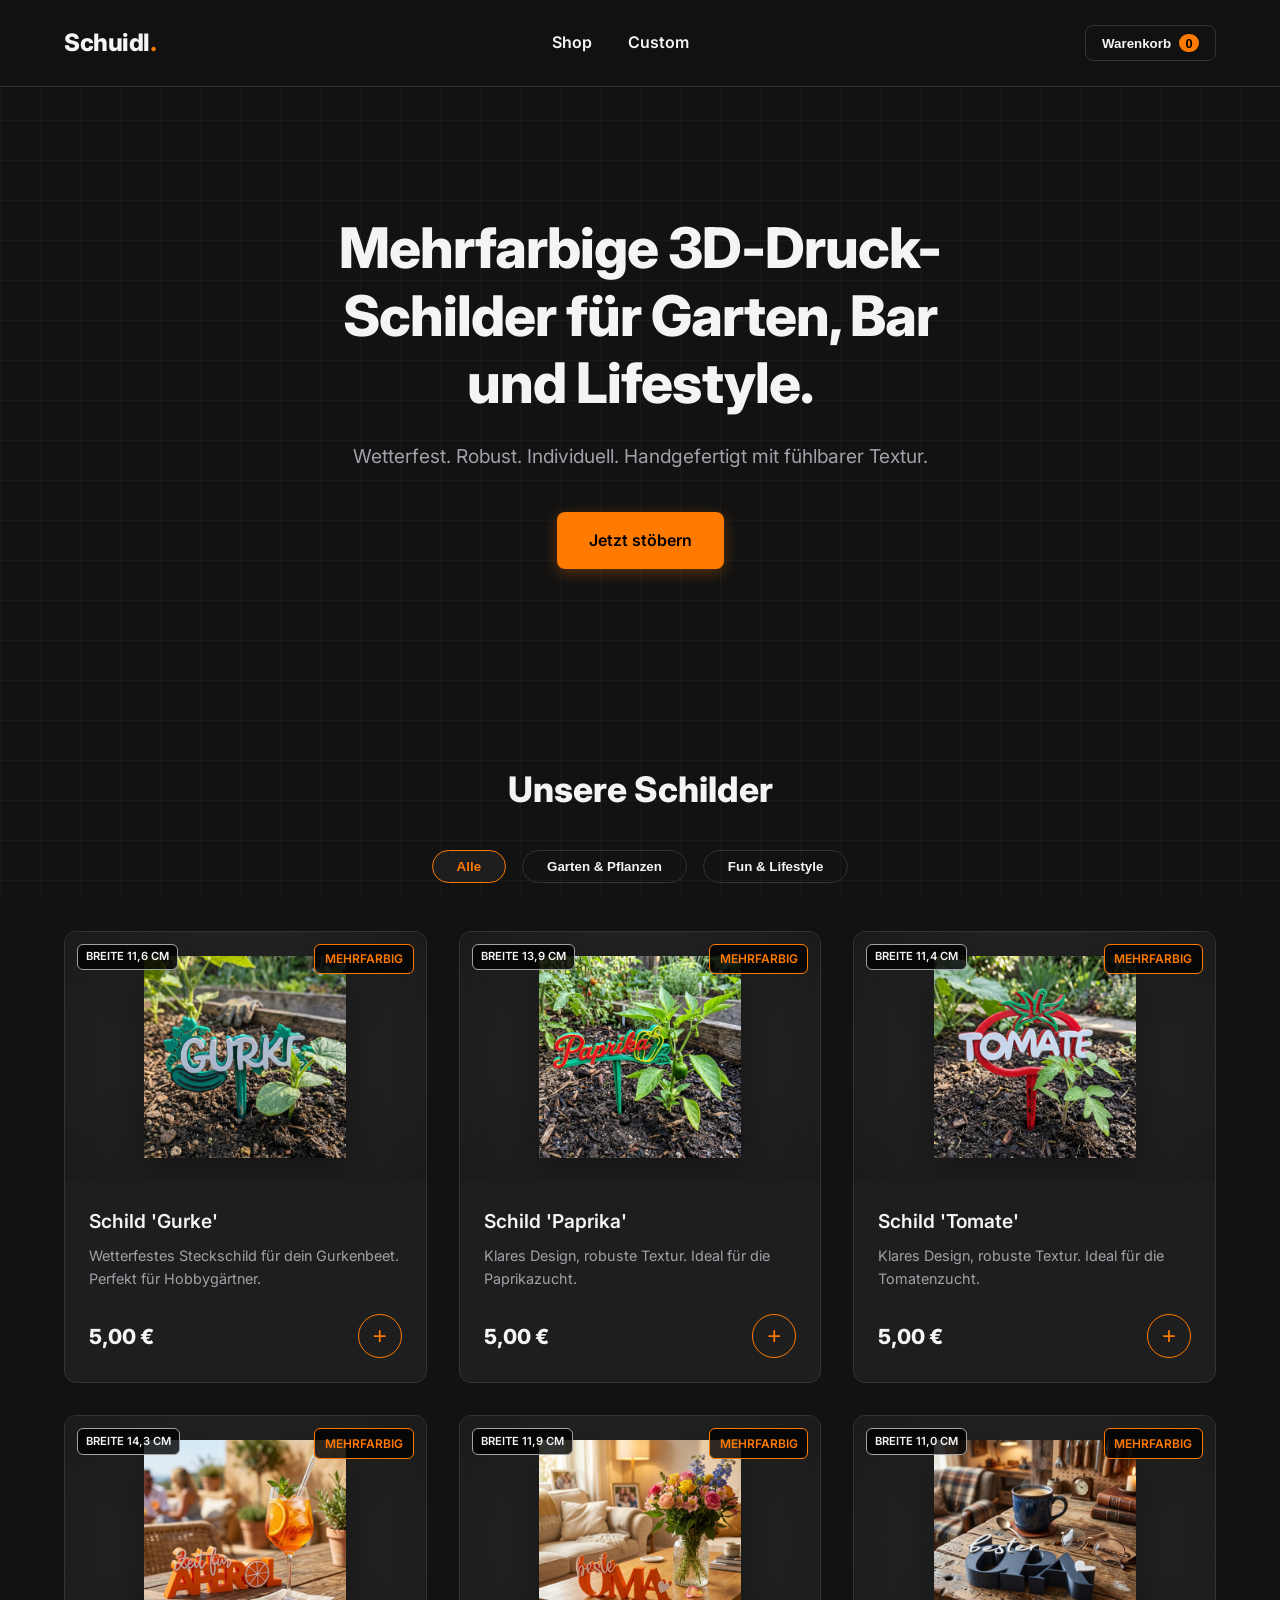
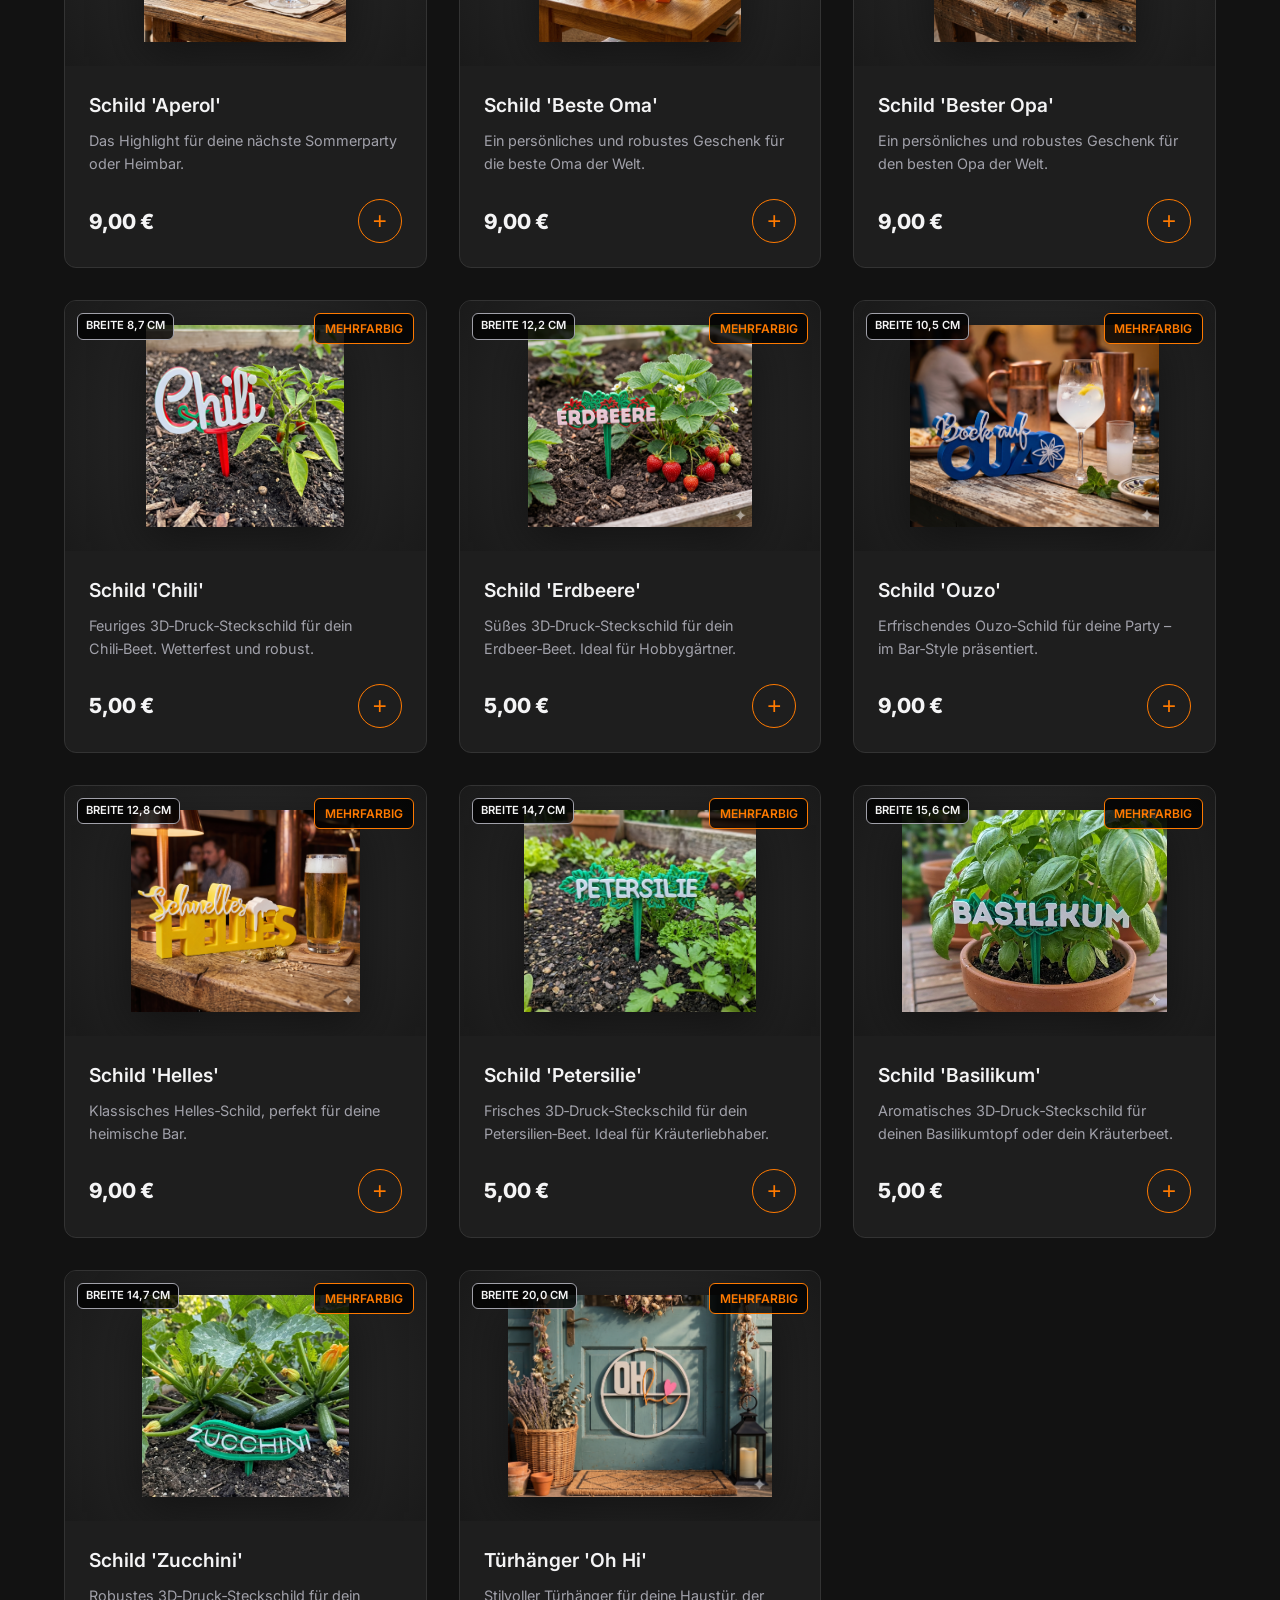
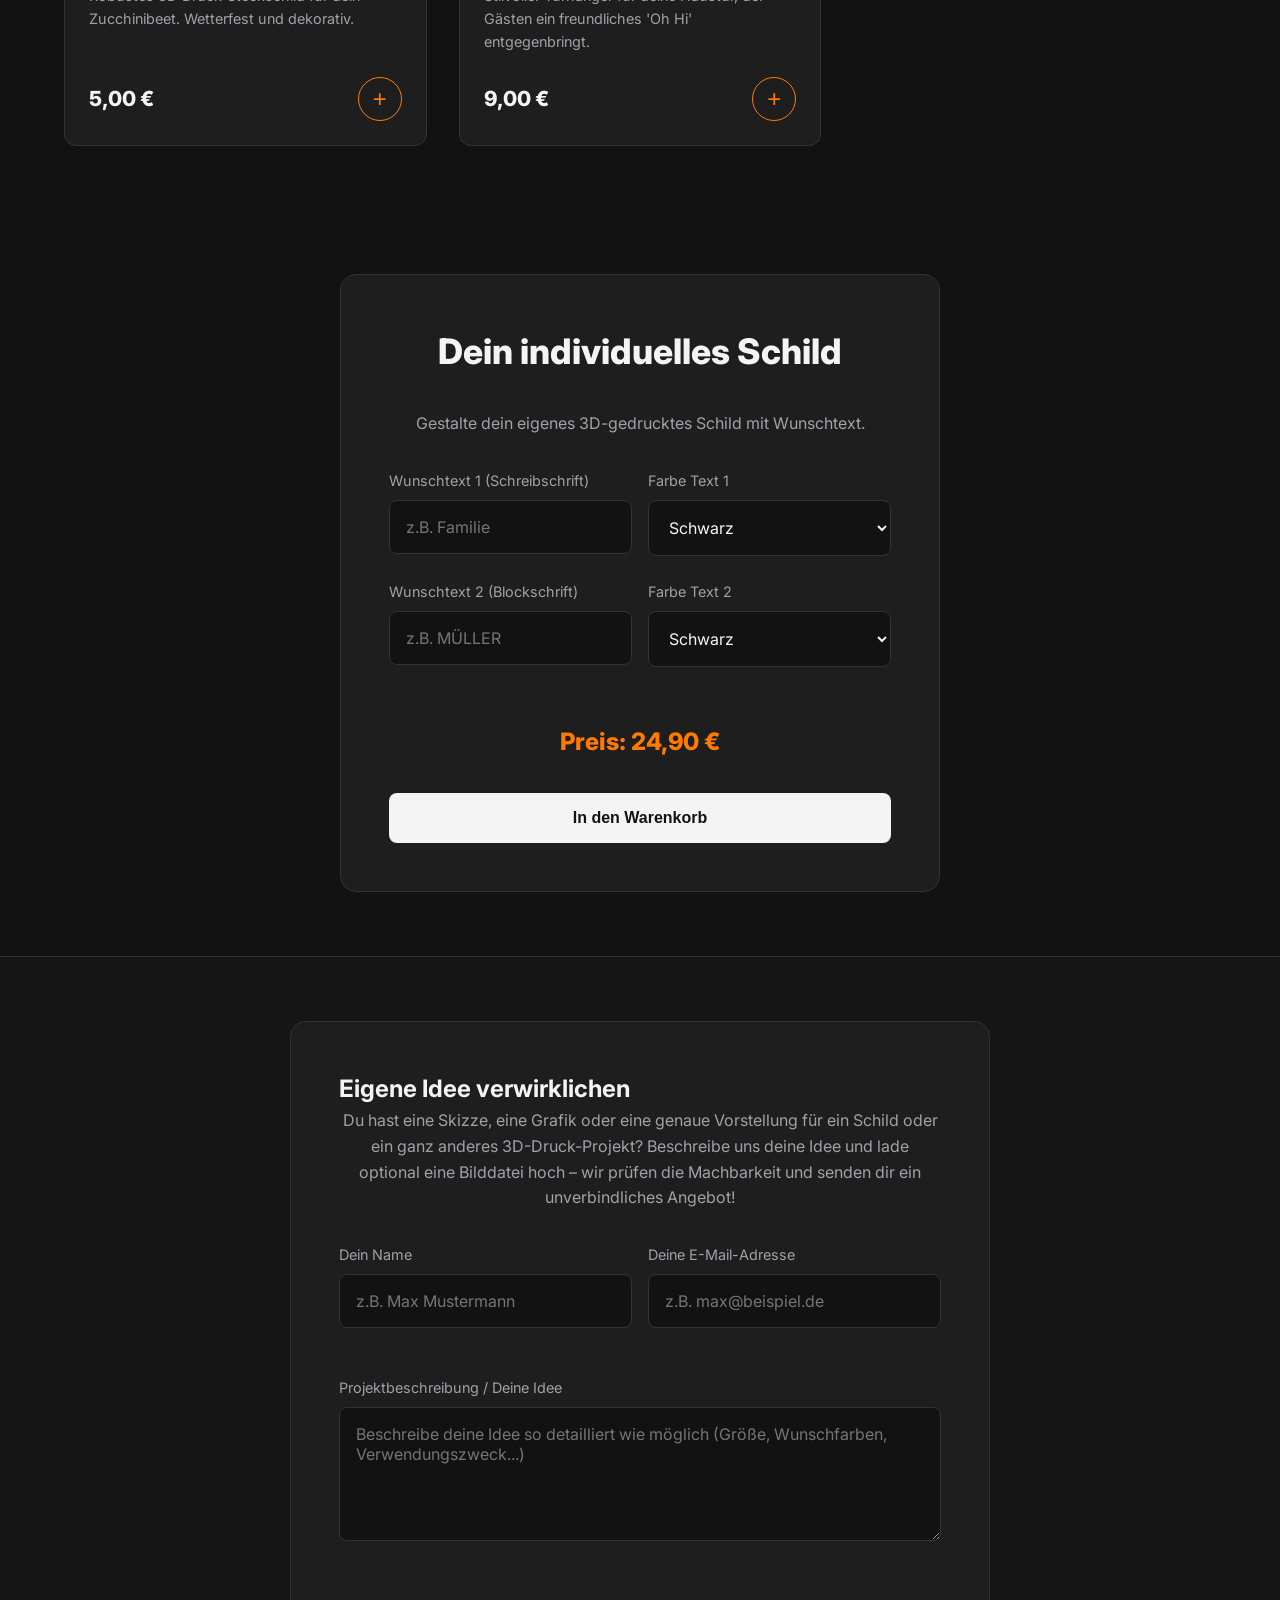
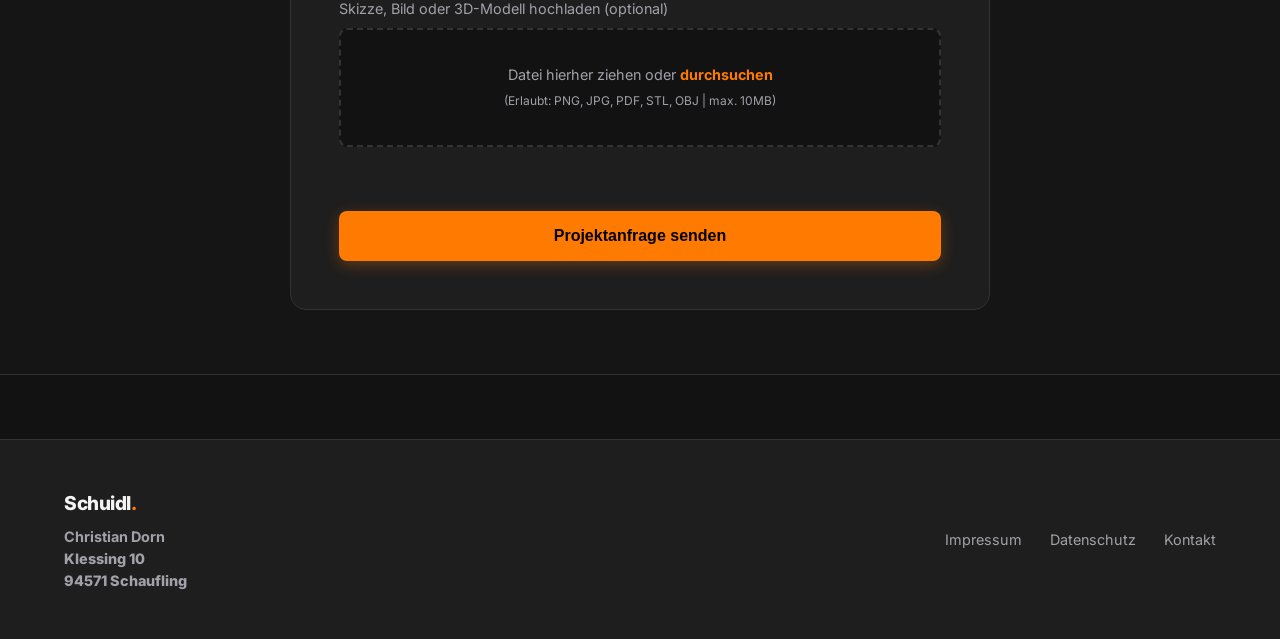
<file: Gartenshop/index.html>
<!DOCTYPE html>
<html lang="de">
<head>
    <meta charset="UTF-8">
    <meta name="viewport" content="width=device-width, initial-scale=1.0">
    <title>3D-Druck Schilder kaufen & gestalten | Schuidl Shop</title>
    <meta name="description" content="✓ Gestalte dein individuelles 3D-Druck Schild für Garten, Bar &amp; Lifestyle online. Wetterfest, robust &amp; handgefertigt. Jetzt Wunschschild konfigurieren! ★">
    <link rel="stylesheet" href="style.css">
    <link href="https://fonts.googleapis.com/css2?family=Inter:wght@300;400;600;800&display=swap" rel="stylesheet">
</head>
<body>
    <!-- 3D Print Bed Grid Background -->
    <div class="print-bed-bg"></div>

    <!-- Navigation -->
    <header>
        <div class="logo">Schuidl<span>.</span></div>
        <nav>
            <a href="#shop">Shop</a>
            <a href="#custom">Custom</a>
        </nav>
        <button id="cart-btn" class="cart-btn">
            Warenkorb <span id="cart-count">0</span>
        </button>
    </header>

    <!-- Hero Section -->
    <section class="hero">
        <div class="hero-content">
            <h1>Mehrfarbige 3D-Druck-Schilder für Garten, Bar und Lifestyle.</h1>
            <p>Wetterfest. Robust. Individuell. Handgefertigt mit fühlbarer Textur.</p>
            <a href="#shop" class="btn btn-primary">Jetzt stöbern</a>
        </div>
    </section>

    <!-- Shop Section -->
    <section id="shop" class="shop-section">
        <h2>Unsere Schilder</h2>
        <div class="filters">
            <button class="filter-btn active" data-filter="all">Alle</button>
            <button class="filter-btn" data-filter="garten">Garten & Pflanzen</button>
            <button class="filter-btn" data-filter="fun">Fun & Lifestyle</button>
        </div>
        <div id="product-grid" class="product-grid">
            <!-- Products injected via JS -->
        </div>
    </section>

    <!-- Custom Configurator Section -->
    <section id="custom" class="custom-section">
        <div class="configurator-card">
            <h2>Dein individuelles Schild</h2>
            <p>Gestalte dein eigenes 3D-gedrucktes Schild mit Wunschtext.</p>
            <form id="custom-form">
                <div class="form-row">
                    <div class="form-group">
                        <label for="custom-text-1">Wunschtext 1 (Schreibschrift)</label>
                        <input type="text" id="custom-text-1" placeholder="z.B. Familie" required>
                    </div>
                    <div class="form-group">
                        <label for="color-1">Farbe Text 1</label>
                        <select id="color-1">
                            <option value="Schwarz">Schwarz</option>
                            <option value="Weiß">Weiß</option>
                            <option value="Grün">Grün</option>
                            <option value="Gelb">Gelb</option>
                            <option value="Rot">Rot</option>
                            <option value="Blau">Blau</option>
                            <option value="Gold">Gold</option>
                            <option value="Beige">Beige</option>
                            <option value="Rosa">Rosa</option>
                            <option value="Pink">Pink</option>
                        </select>
                    </div>
                </div>
                <div class="form-row">
                    <div class="form-group">
                        <label for="custom-text-2">Wunschtext 2 (Blockschrift)</label>
                        <input type="text" id="custom-text-2" placeholder="z.B. MÜLLER" required>
                    </div>
                    <div class="form-group">
                        <label for="color-2">Farbe Text 2</label>
                        <select id="color-2">
                            <option value="Schwarz">Schwarz</option>
                            <option value="Weiß">Weiß</option>
                            <option value="Grün">Grün</option>
                            <option value="Gelb">Gelb</option>
                            <option value="Rot">Rot</option>
                            <option value="Blau">Blau</option>
                            <option value="Gold">Gold</option>
                            <option value="Beige">Beige</option>
                            <option value="Rosa">Rosa</option>
                            <option value="Pink">Pink</option>
                        </select>
                    </div>
                </div>
                <div class="price-preview">Preis: 24,90 €</div>
                <button type="submit" class="btn btn-secondary">In den Warenkorb</button>
            </form>
        </div>
    </section>

    <!-- Custom Idea Request Section -->
    <section id="idea-request" class="idea-request-section" style="padding: 4rem 5%; display: flex; justify-content: center; background: rgba(30, 30, 30, 0.3); border-top: 1px solid var(--border-color); border-bottom: 1px solid var(--border-color);">
        <div class="configurator-card" style="max-width: 700px;">
            <h2>Eigene Idee verwirklichen</h2>
            <p>Du hast eine Skizze, eine Grafik oder eine genaue Vorstellung für ein Schild oder ein ganz anderes 3D-Druck-Projekt? Beschreibe uns deine Idee und lade optional eine Bilddatei hoch – wir prüfen die Machbarkeit und senden dir ein unverbindliches Angebot!</p>
            <form id="idea-form" style="display: flex; flex-direction: column; gap: 1.5rem;">
                <div class="form-row" style="display: grid; grid-template-columns: 1fr 1fr; gap: 1rem;">
                    <div class="form-group">
                        <label for="idea-name">Dein Name</label>
                        <input type="text" id="idea-name" placeholder="z.B. Max Mustermann" required>
                    </div>
                    <div class="form-group">
                        <label for="idea-email">Deine E-Mail-Adresse</label>
                        <input type="email" id="idea-email" placeholder="z.B. max@beispiel.de" required>
                    </div>
                </div>
                <div class="form-group">
                    <label for="idea-description">Projektbeschreibung / Deine Idee</label>
                    <textarea id="idea-description" rows="5" placeholder="Beschreibe deine Idee so detailliert wie möglich (Größe, Wunschfarben, Verwendungszweck...)" style="width: 100%; padding: 1rem; background: var(--bg-color); border: 1px solid var(--border-color); color: var(--text-main); border-radius: 8px; font-family: inherit; font-size: 1rem; transition: var(--transition); resize: vertical; min-height: 120px;" required></textarea>
                </div>
                <div class="form-group">
                    <label for="idea-file">Skizze, Bild oder 3D-Modell hochladen (optional)</label>
                    <div class="file-upload-wrapper" style="border: 2px dashed var(--border-color); padding: 2rem; text-align: center; border-radius: 8px; cursor: pointer; transition: var(--transition); position: relative; background: var(--bg-color);">
                        <input type="file" id="idea-file" accept="image/*,.pdf,.stl,.obj" style="position: absolute; top: 0; left: 0; width: 100%; height: 100%; opacity: 0; cursor: pointer;">
                        <span id="file-upload-text" style="color: var(--text-muted); font-size: 0.9rem;">
                            Datei hierher ziehen oder <strong style="color: var(--accent-orange);">durchsuchen</strong><br>
                            <span style="font-size: 0.75rem;">(Erlaubt: PNG, JPG, PDF, STL, OBJ | max. 10MB)</span>
                        </span>
                    </div>
                </div>
                <button type="submit" class="btn btn-primary" style="margin-top: 1rem;">Projektanfrage senden</button>
            </form>
            <div id="idea-success-msg" style="display: none; text-align: center; padding: 2rem; border: 1px solid var(--accent-green); border-radius: 8px; background: rgba(57, 255, 20, 0.05); color: var(--text-main); margin-top: 1.5rem;">
                <h3 style="color: var(--accent-green); margin-bottom: 0.5rem;">Vielen Dank für deine Anfrage!</h3>
                <p>Deine Projektbeschreibung wurde erfolgreich übermittelt. Wir prüfen die Machbarkeit und melden uns in Kürze bei dir.</p>
            </div>
        </div>
    </section>

    <!-- Footer -->
    <footer>
        <div class="footer-content">
            <div class="footer-brand">
                <p style="font-size: 1.2rem; font-weight: 800; margin-bottom: 0.5rem; letter-spacing: -0.5px;">Schuidl<span style="color: var(--accent-orange);">.</span></p>
                <div style="color: var(--text-muted); font-size: 0.9rem; line-height: 1.5;">
                    <p><strong>Christian Dorn</strong></p>
                    <p>Klessing 10</p>
                    <p>94571 Schaufling</p>
                </div>
            </div>
            <div class="footer-links">
                <a href="impressum.html">Impressum</a>
                <a href="datenschutz.html">Datenschutz</a>
                <a href="kontakt.html">Kontakt</a>
            </div>
        </div>
    </footer>

    <!-- Cart Sidebar -->
    <div id="cart-sidebar" class="cart-sidebar">
        <div class="cart-header">
            <h3>Warenkorb</h3>
            <button id="close-cart" class="close-btn">&times;</button>
        </div>
        
        <!-- Cart Contents View -->
        <div id="cart-content-view" style="display: flex; flex-direction: column; height: calc(100% - 60px);">
            <div id="cart-items" class="cart-items" style="flex: 1; overflow-y: auto;">
                <!-- Cart items injected via JS -->
            </div>
            <div class="cart-footer">
                <div class="cart-total">Summe: <span id="total-price">0,00 €</span></div>
                <button id="checkout-btn" class="btn btn-primary checkout-btn">Bestellanfrage</button>
            </div>
        </div>
        
        <!-- Checkout Form View (hidden by default) -->
        <div id="checkout-form-view" style="display: none; flex-direction: column; height: calc(100% - 60px); padding: 1.5rem; justify-content: space-between; overflow-y: auto;">
            <div>
                <h4 style="margin-bottom: 1.5rem; font-size: 1.2rem; color: var(--accent-orange);">Bestellanfrage senden</h4>
                <form id="checkout-form" style="display: flex; flex-direction: column; gap: 1.2rem;">
                    <div class="form-group">
                        <label for="checkout-name" style="display: block; margin-bottom: 0.4rem; font-size: 0.85rem; color: var(--text-muted);">Name</label>
                        <input type="text" id="checkout-name" style="width: 100%; padding: 0.8rem; background: var(--bg-color); border: 1px solid var(--border-color); color: var(--text-main); border-radius: 8px;" required>
                    </div>
                    <div class="form-group">
                        <label for="checkout-email" style="display: block; margin-bottom: 0.4rem; font-size: 0.85rem; color: var(--text-muted);">E-Mail-Adresse</label>
                        <input type="email" id="checkout-email" style="width: 100%; padding: 0.8rem; background: var(--bg-color); border: 1px solid var(--border-color); color: var(--text-main); border-radius: 8px;" required>
                    </div>
                    <div class="form-group">
                        <label for="checkout-address" style="display: block; margin-bottom: 0.4rem; font-size: 0.85rem; color: var(--text-muted);">Lieferadresse</label>
                        <textarea id="checkout-address" rows="3" placeholder="Straße, Hausnr., PLZ, Ort" style="width: 100%; padding: 0.8rem; background: var(--bg-color); border: 1px solid var(--border-color); color: var(--text-main); border-radius: 8px; font-family: inherit; resize: vertical;" required></textarea>
                    </div>
                    <div style="display: flex; gap: 0.8rem; margin-top: 1rem;">
                        <button type="button" id="back-to-cart" class="btn btn-secondary" style="flex: 1; padding: 0.8rem;">Zurück</button>
                        <button type="submit" class="btn btn-primary" style="flex: 1.5; padding: 0.8rem;">Absenden</button>
                    </div>
                </form>
            </div>
        </div>
    </div>
    <div id="cart-overlay" class="cart-overlay"></div>

    <script src="app.js"></script>
</body>
</html>
</file>
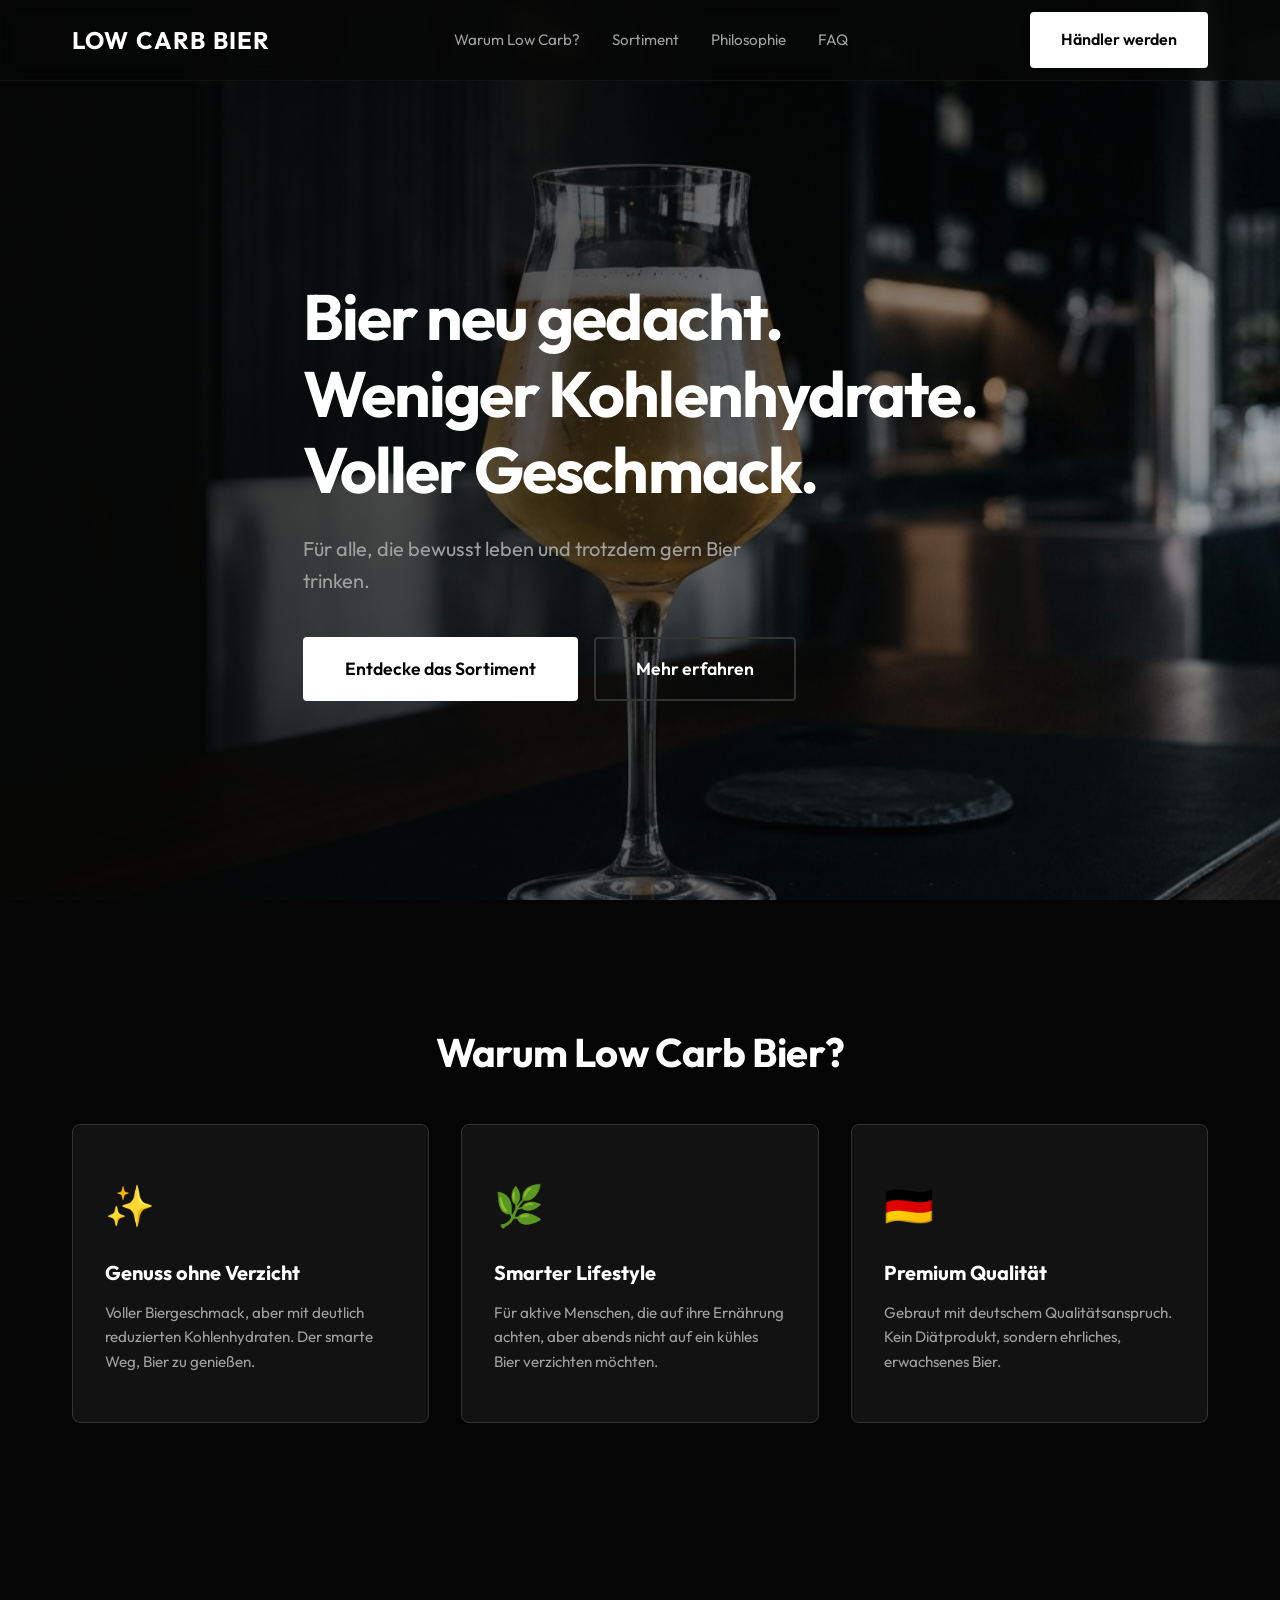
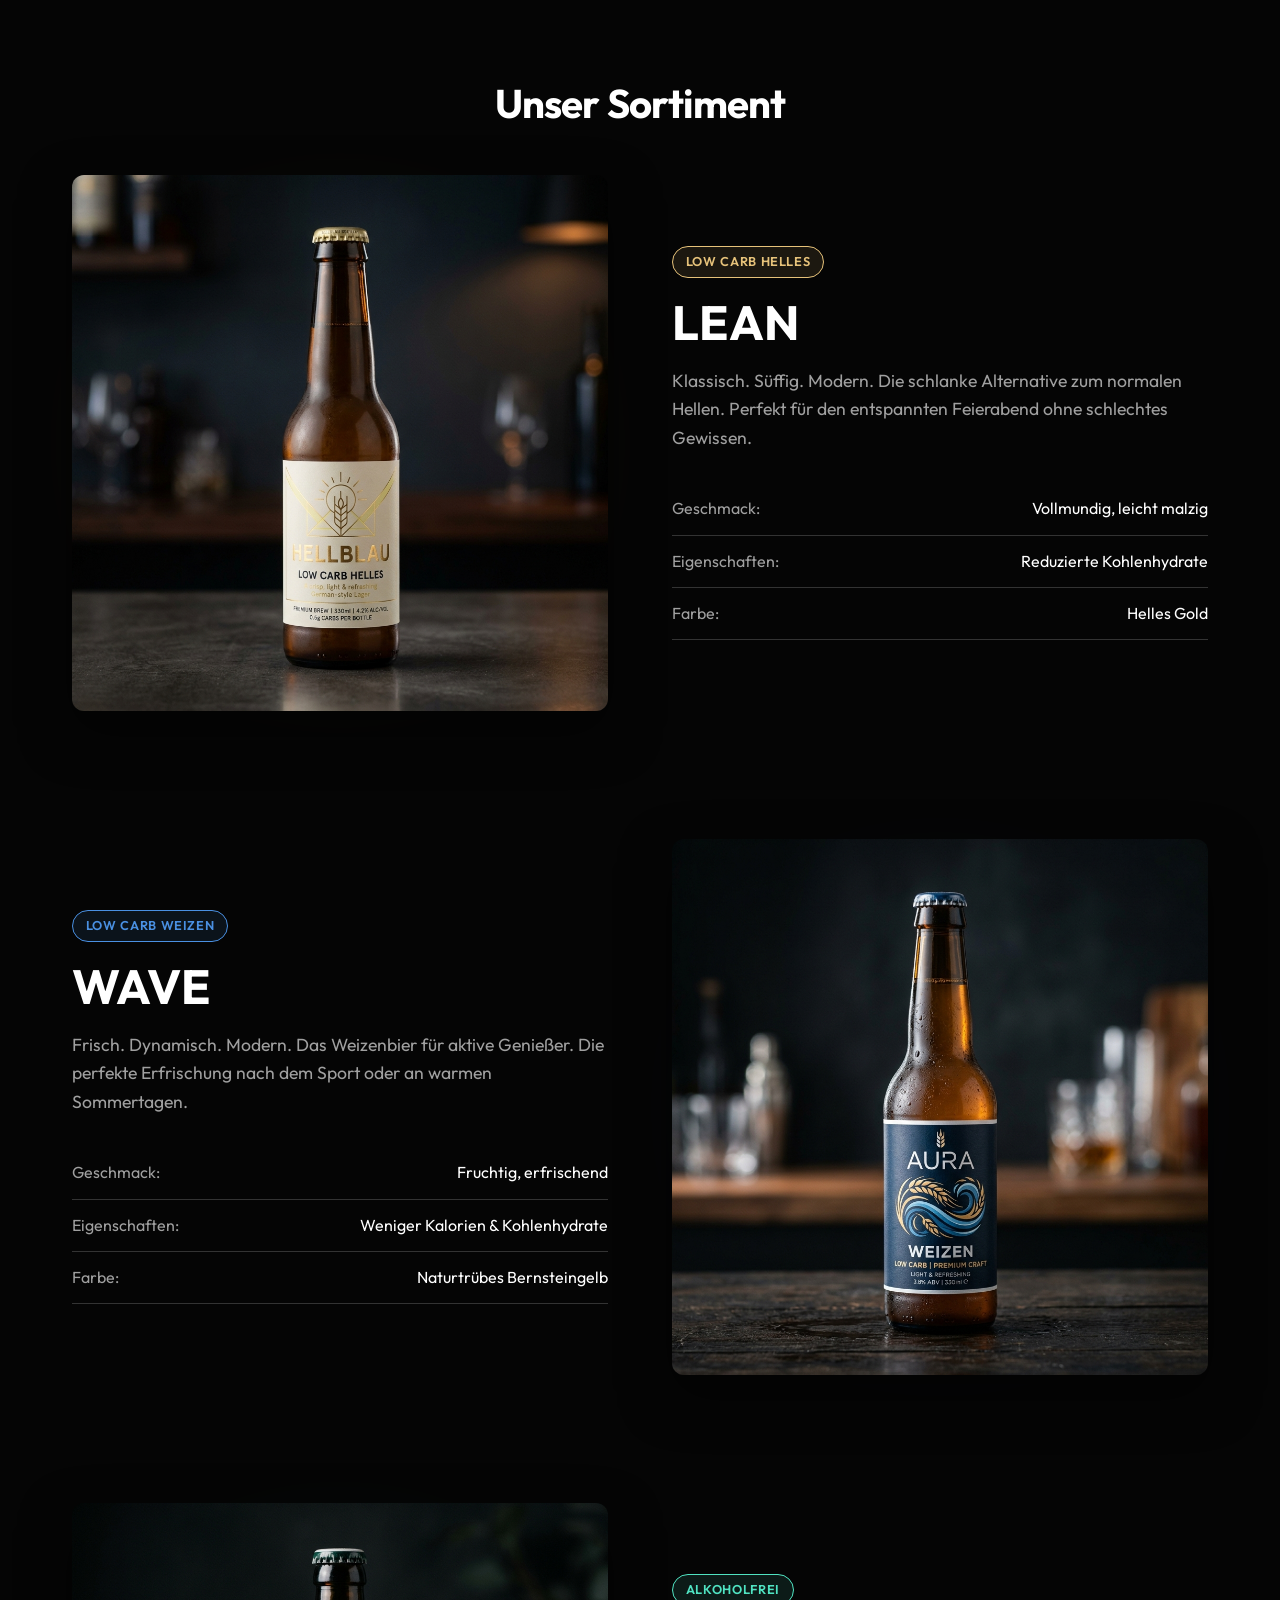
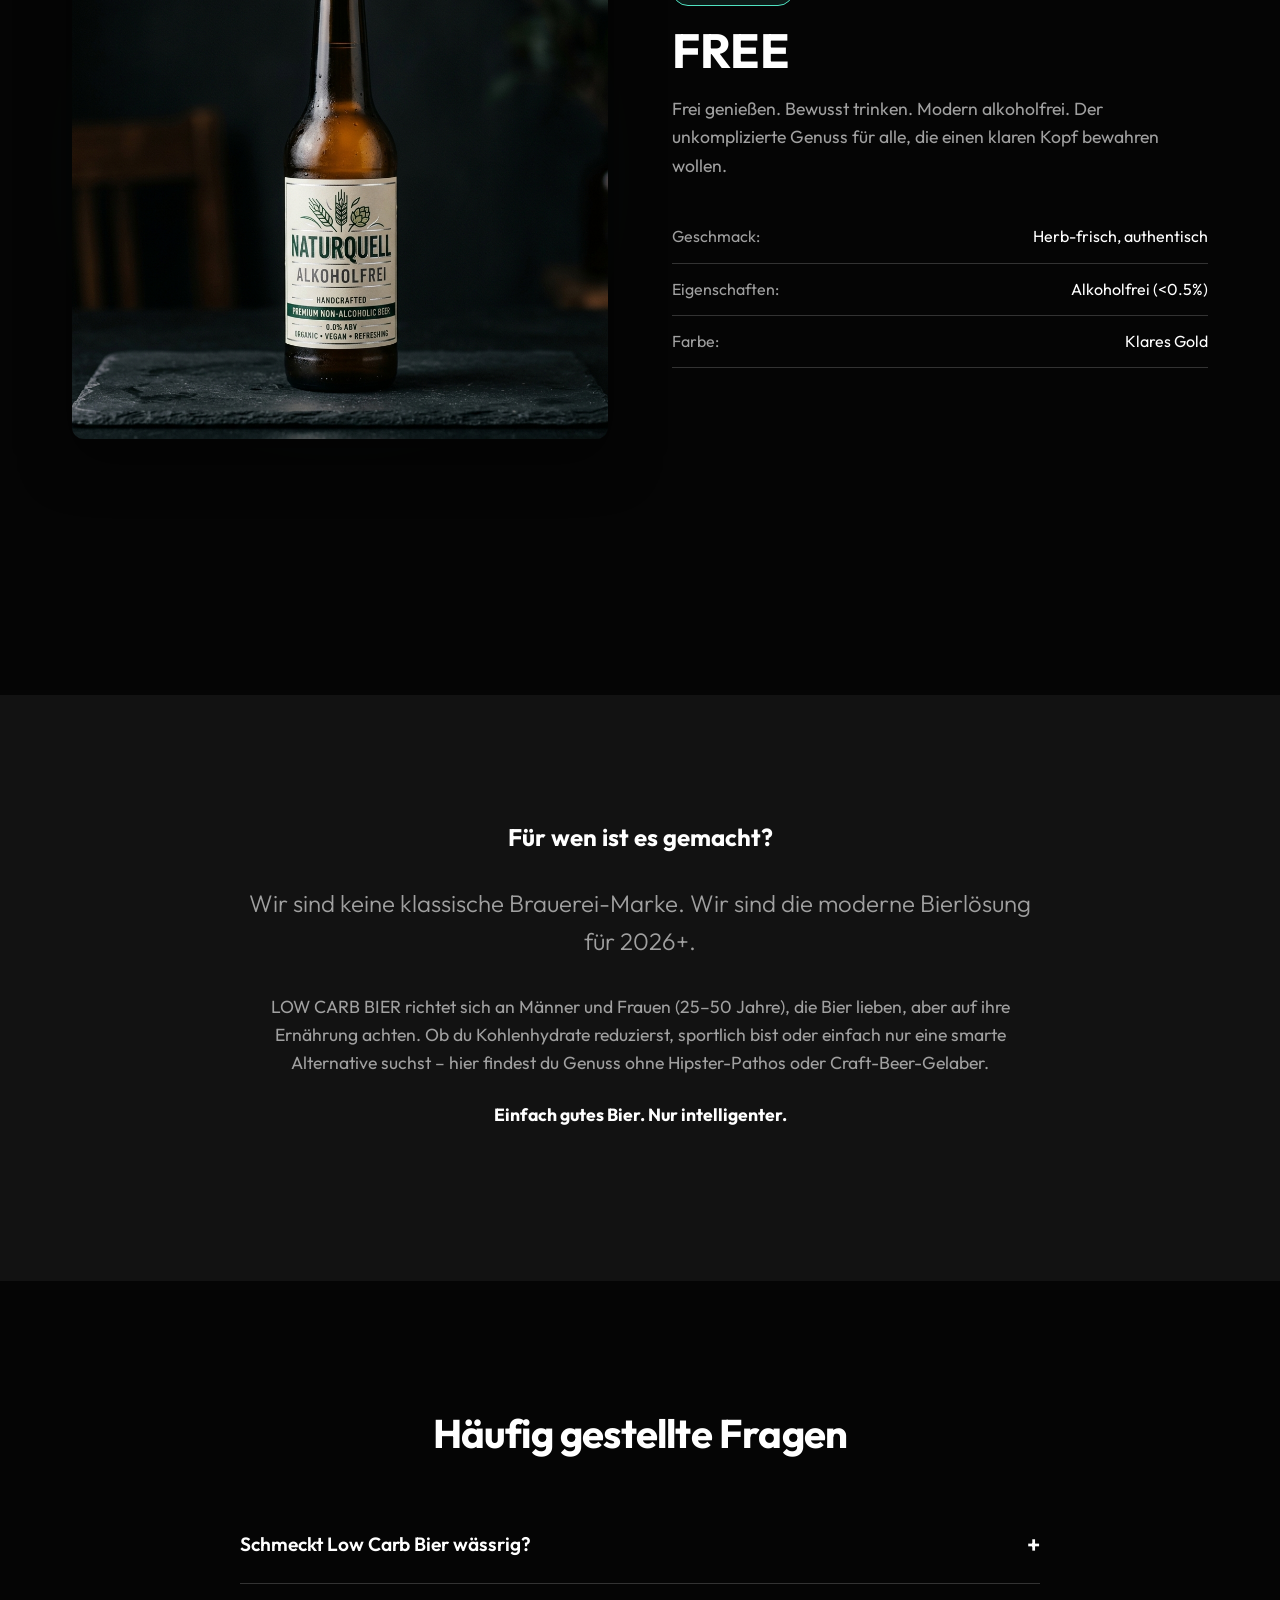
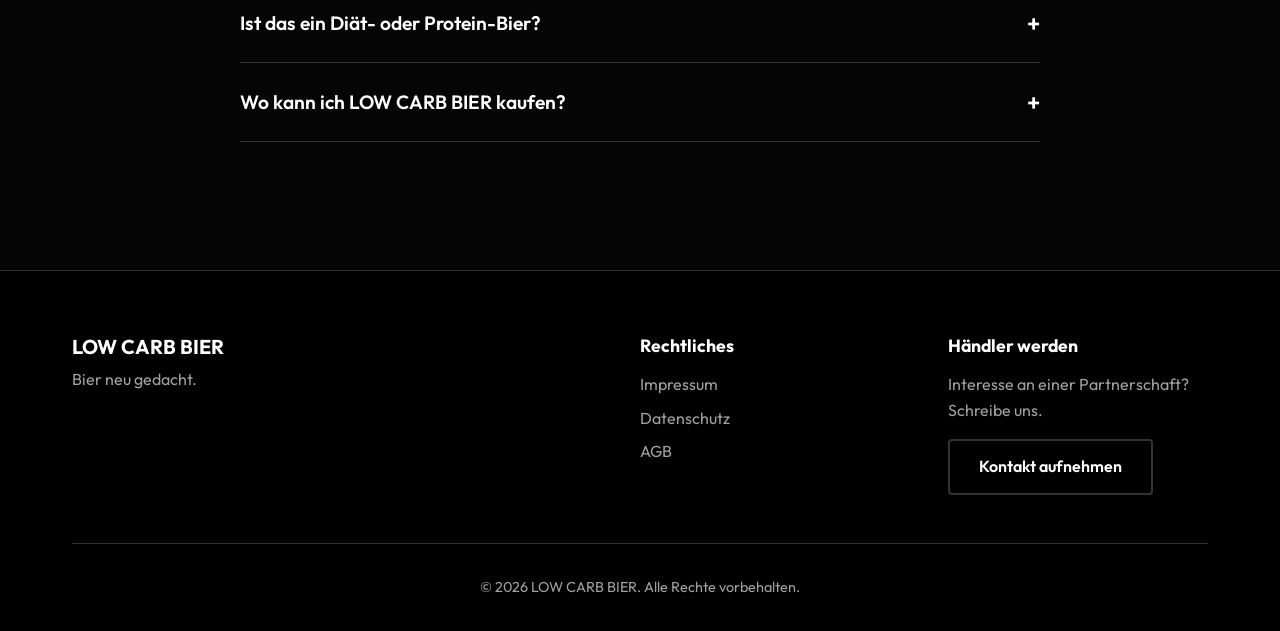
<file: Low Carb Bier/index.html>
<!DOCTYPE html>
<html lang="de">
<head>
    <meta charset="UTF-8">
    <meta name="viewport" content="width=device-width, initial-scale=1.0">
    <title>LOW CARB BIER | Bier neu gedacht</title>
    <meta name="description" content="Für alle, die bewusst leben und trotzdem gern Bier trinken. Weniger Kohlenhydrate. Voller Geschmack.">
    <link rel="stylesheet" href="styles.css">
    <link href="https://fonts.googleapis.com/css2?family=Outfit:wght@300;400;600;700&display=swap" rel="stylesheet">
</head>
<body>
    <!-- Header -->
    <header class="site-header">
        <div class="container header-container">
            <div class="logo">LOW CARB BIER</div>
            <nav class="main-nav">
                <a href="#warum" class="nav-link">Warum Low Carb?</a>
                <a href="#sortiment" class="nav-link">Sortiment</a>
                <a href="#philosophie" class="nav-link">Philosophie</a>
                <a href="#faq" class="nav-link">FAQ</a>
            </nav>
            <a href="#kontakt" class="btn btn-primary">Händler werden</a>
        </div>
    </header>

    <!-- Hero Section -->
    <section class="hero" id="home">
        <div class="hero-bg">
            <img src="assets/images/hero_lifestyle_1777463004231.png" alt="Sleek Beer Glass on a dark minimalist table" class="hero-image">
            <div class="hero-overlay"></div>
        </div>
        <div class="container hero-content animate-on-scroll">
            <h1 class="hero-title">Bier neu gedacht.<br>Weniger Kohlenhydrate.<br>Voller Geschmack.</h1>
            <p class="hero-subtitle">Für alle, die bewusst leben und trotzdem gern Bier trinken.</p>
            <div class="hero-actions">
                <a href="#sortiment" class="btn btn-primary btn-lg">Entdecke das Sortiment</a>
                <a href="#warum" class="btn btn-secondary btn-lg">Mehr erfahren</a>
            </div>
        </div>
    </section>

    <!-- Warum Low Carb Bier -->
    <section class="section reasons" id="warum">
        <div class="container animate-on-scroll">
            <h2 class="section-title">Warum Low Carb Bier?</h2>
            <div class="features-grid">
                <div class="feature-card">
                    <div class="feature-icon">✨</div>
                    <h3>Genuss ohne Verzicht</h3>
                    <p>Voller Biergeschmack, aber mit deutlich reduzierten Kohlenhydraten. Der smarte Weg, Bier zu genießen.</p>
                </div>
                <div class="feature-card">
                    <div class="feature-icon">🌿</div>
                    <h3>Smarter Lifestyle</h3>
                    <p>Für aktive Menschen, die auf ihre Ernährung achten, aber abends nicht auf ein kühles Bier verzichten möchten.</p>
                </div>
                <div class="feature-card">
                    <div class="feature-icon">🇩🇪</div>
                    <h3>Premium Qualität</h3>
                    <p>Gebraut mit deutschem Qualitätsanspruch. Kein Diätprodukt, sondern ehrliches, erwachsenes Bier.</p>
                </div>
            </div>
        </div>
    </section>

    <!-- Sortiment -->
    <section class="section assortment" id="sortiment">
        <div class="container">
            <h2 class="section-title animate-on-scroll">Unser Sortiment</h2>
            
            <!-- LEAN -->
            <div class="product-showcase lean animate-on-scroll">
                <div class="product-image-container">
                    <img src="assets/images/lean_beer_1777463078430.png" alt="LOW CARB BIER LEAN" class="product-image">
                    <div class="glow-effect glow-lean"></div>
                </div>
                <div class="product-info">
                    <div class="product-badge badge-lean">Low Carb Helles</div>
                    <h3 class="product-name">LEAN</h3>
                    <p class="product-description">Klassisch. Süffig. Modern. Die schlanke Alternative zum normalen Hellen. Perfekt für den entspannten Feierabend ohne schlechtes Gewissen.</p>
                    <ul class="product-specs">
                        <li><span>Geschmack:</span> Vollmundig, leicht malzig</li>
                        <li><span>Eigenschaften:</span> Reduzierte Kohlenhydrate</li>
                        <li><span>Farbe:</span> Helles Gold</li>
                    </ul>
                </div>
            </div>

            <!-- WAVE -->
            <div class="product-showcase wave reverse animate-on-scroll">
                <div class="product-image-container">
                    <img src="assets/images/wave_beer_1777463182206.png" alt="LOW CARB BIER WAVE" class="product-image">
                    <div class="glow-effect glow-wave"></div>
                </div>
                <div class="product-info">
                    <div class="product-badge badge-wave">Low Carb Weizen</div>
                    <h3 class="product-name">WAVE</h3>
                    <p class="product-description">Frisch. Dynamisch. Modern. Das Weizenbier für aktive Genießer. Die perfekte Erfrischung nach dem Sport oder an warmen Sommertagen.</p>
                    <ul class="product-specs">
                        <li><span>Geschmack:</span> Fruchtig, erfrischend</li>
                        <li><span>Eigenschaften:</span> Weniger Kalorien & Kohlenhydrate</li>
                        <li><span>Farbe:</span> Naturtrübes Bernsteingelb</li>
                    </ul>
                </div>
            </div>

            <!-- FREE -->
            <div class="product-showcase free animate-on-scroll">
                <div class="product-image-container">
                    <img src="assets/images/free_beer_1777463252463.png" alt="LOW CARB BIER FREE" class="product-image">
                    <div class="glow-effect glow-free"></div>
                </div>
                <div class="product-info">
                    <div class="product-badge badge-free">Alkoholfrei</div>
                    <h3 class="product-name">FREE</h3>
                    <p class="product-description">Frei genießen. Bewusst trinken. Modern alkoholfrei. Der unkomplizierte Genuss für alle, die einen klaren Kopf bewahren wollen.</p>
                    <ul class="product-specs">
                        <li><span>Geschmack:</span> Herb-frisch, authentisch</li>
                        <li><span>Eigenschaften:</span> Alkoholfrei (<0.5%)</li>
                        <li><span>Farbe:</span> Klares Gold</li>
                    </ul>
                </div>
            </div>

        </div>
    </section>

    <!-- Philosophie / Zielgruppe -->
    <section class="section philosophy" id="philosophie">
        <div class="container animate-on-scroll">
            <div class="philosophy-content">
                <h2>Für wen ist es gemacht?</h2>
                <p class="large-text">Wir sind keine klassische Brauerei-Marke. Wir sind die moderne Bierlösung für 2026+.</p>
                <p>LOW CARB BIER richtet sich an Männer und Frauen (25–50 Jahre), die Bier lieben, aber auf ihre Ernährung achten. Ob du Kohlenhydrate reduzierst, sportlich bist oder einfach nur eine smarte Alternative suchst – hier findest du Genuss ohne Hipster-Pathos oder Craft-Beer-Gelaber.</p>
                <p><strong>Einfach gutes Bier. Nur intelligenter.</strong></p>
            </div>
        </div>
    </section>

    <!-- FAQ -->
    <section class="section faq" id="faq">
        <div class="container animate-on-scroll">
            <h2 class="section-title">Häufig gestellte Fragen</h2>
            <div class="faq-accordion">
                <div class="faq-item">
                    <button class="faq-question">Schmeckt Low Carb Bier wässrig?</button>
                    <div class="faq-answer"><p>Nein. Durch spezielle Brauverfahren behalten wir den vollen, charakteristischen Geschmack bei, entziehen dem Bier aber überschüssige Kohlenhydrate.</p></div>
                </div>
                <div class="faq-item">
                    <button class="faq-question">Ist das ein Diät- oder Protein-Bier?</button>
                    <div class="faq-answer"><p>Absolut nicht. Es ist ein echtes Premium-Bier, das sich an Menschen richtet, die bewusst leben, aber nicht auf Genuss verzichten wollen. Kein Fitness-Shake-Image.</p></div>
                </div>
                <div class="faq-item">
                    <button class="faq-question">Wo kann ich LOW CARB BIER kaufen?</button>
                    <div class="faq-answer"><p>Wir bauen unser Händlernetzwerk aktuell in ganz Deutschland aus. Kontaktiere uns gerne, wenn du Händler werden möchtest oder schau demnächst in unserem Online-Shop vorbei.</p></div>
                </div>
            </div>
        </div>
    </section>

    <!-- Kontakt / Footer -->
    <footer class="site-footer" id="kontakt">
        <div class="container">
            <div class="footer-grid">
                <div class="footer-brand">
                    <h2>LOW CARB BIER</h2>
                    <p>Bier neu gedacht.</p>
                </div>
                <div class="footer-links">
                    <h3>Rechtliches</h3>
                    <a href="#">Impressum</a>
                    <a href="#">Datenschutz</a>
                    <a href="#">AGB</a>
                </div>
                <div class="footer-contact">
                    <h3>Händler werden</h3>
                    <p>Interesse an einer Partnerschaft? Schreibe uns.</p>
                    <a href="mailto:partner@lowcarbbier.de" class="btn btn-secondary">Kontakt aufnehmen</a>
                </div>
            </div>
            <div class="footer-bottom">
                <p>&copy; 2026 LOW CARB BIER. Alle Rechte vorbehalten.</p>
            </div>
        </div>
    </footer>

    <script src="script.js"></script>
</body>
</html>
</file>
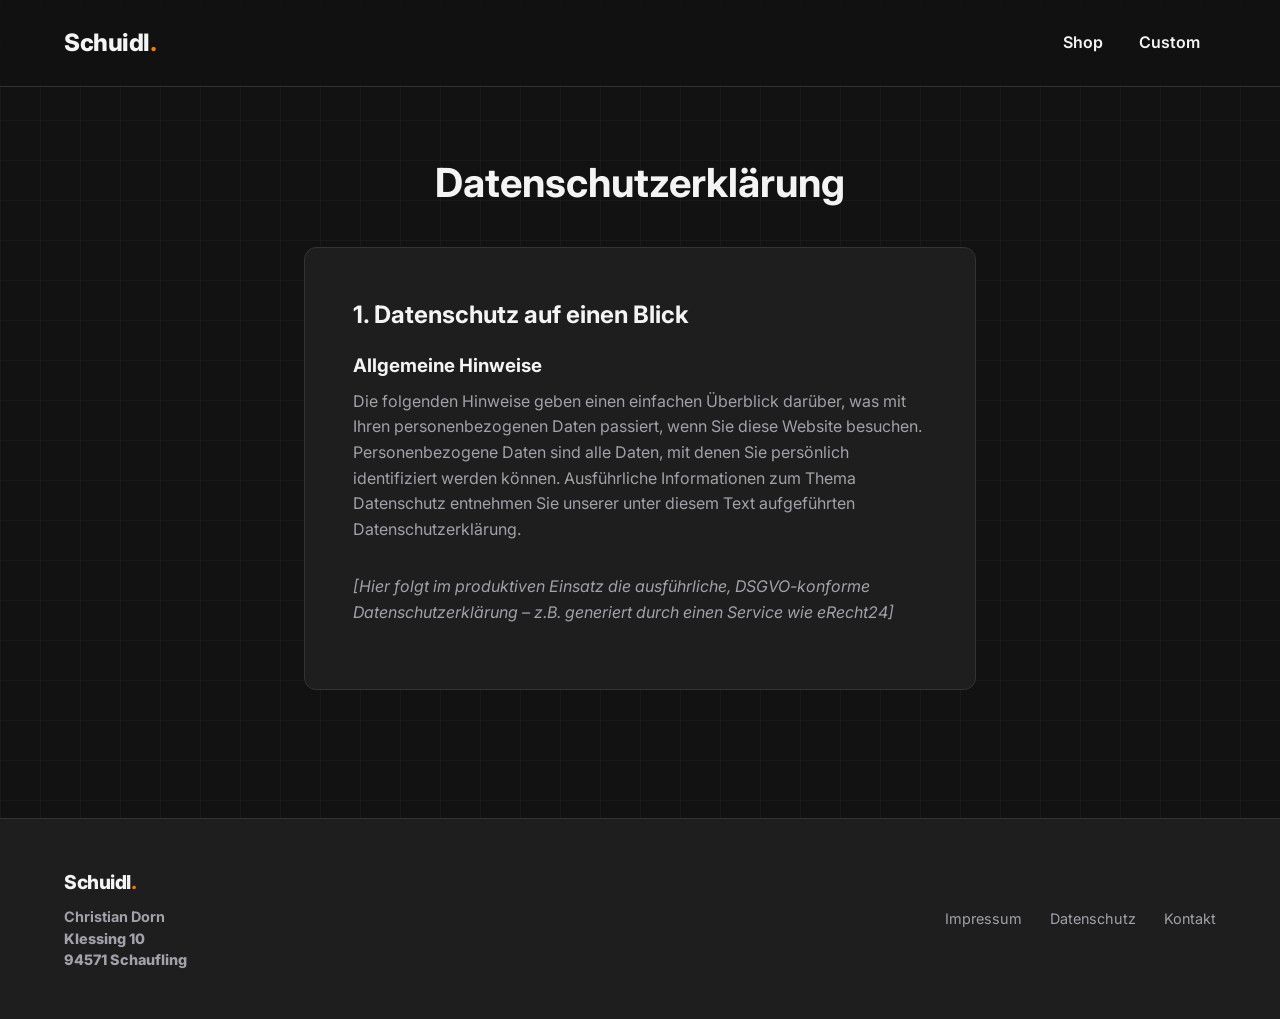
<file: Gartenshop/datenschutz.html>
<!DOCTYPE html>
<html lang="de">
<head>
    <meta charset="UTF-8">
    <meta name="viewport" content="width=device-width, initial-scale=1.0">
    <title>Datenschutzerklärung | Schuidl 3D-Druck Shop</title>
    <meta name="description" content="Datenschutzerklärung des Schuidl 3D-Druck Shops. Erfahren Sie hier alles über die Erhebung, Verarbeitung und den Schutz Ihrer Daten gemäß DSGVO. ✓">
    <link rel="stylesheet" href="style.css">
    <link href="https://fonts.googleapis.com/css2?family=Inter:wght@300;400;600;800&display=swap" rel="stylesheet">
</head>
<body>
    <div class="print-bed-bg"></div>
    <header>
        <div class="logo"><a href="index.html" style="color:inherit; text-decoration:none;">Schuidl<span style="color: var(--accent-orange);">.</span></a></div>
        <nav>
            <a href="index.html#shop">Shop</a>
            <a href="index.html#custom">Custom</a>
        </nav>
    </header>

    <main style="padding: 4rem 5%; max-width: 800px; margin: 0 auto; min-height: 60vh;">
        <h1 style="margin-bottom: 2rem; font-size: 2.5rem; text-align: center;">Datenschutzerklärung</h1>
        <div style="background: var(--card-bg); padding: 3rem; border-radius: 12px; border: 1px solid var(--border-color);">
            <h2 style="margin-bottom: 1rem;">1. Datenschutz auf einen Blick</h2>
            <h3 style="margin-bottom: 0.5rem; color: var(--text-main);">Allgemeine Hinweise</h3>
            <p style="color: var(--text-muted); margin-bottom: 2rem;">Die folgenden Hinweise geben einen einfachen Überblick darüber, was mit Ihren personenbezogenen Daten passiert, wenn Sie diese Website besuchen. Personenbezogene Daten sind alle Daten, mit denen Sie persönlich identifiziert werden können. Ausführliche Informationen zum Thema Datenschutz entnehmen Sie unserer unter diesem Text aufgeführten Datenschutzerklärung.</p>
            
            <p style="color: var(--text-muted); margin-bottom: 1rem;"><em>[Hier folgt im produktiven Einsatz die ausführliche, DSGVO-konforme Datenschutzerklärung – z.B. generiert durch einen Service wie eRecht24]</em></p>
        </div>
    </main>

    <footer>
        <div class="footer-content">
            <div class="footer-brand">
                <p style="font-size: 1.2rem; font-weight: 800; margin-bottom: 0.5rem; letter-spacing: -0.5px;">Schuidl<span style="color: var(--accent-orange);">.</span></p>
                <div style="color: var(--text-muted); font-size: 0.9rem; line-height: 1.5;">
                    <p><strong>Christian Dorn</strong></p>
                    <p>Klessing 10</p>
                    <p>94571 Schaufling</p>
                </div>
            </div>
            <div class="footer-links">
                <a href="impressum.html">Impressum</a>
                <a href="datenschutz.html">Datenschutz</a>
                <a href="kontakt.html">Kontakt</a>
            </div>
        </div>
    </footer>
</body>
</html>
</file>
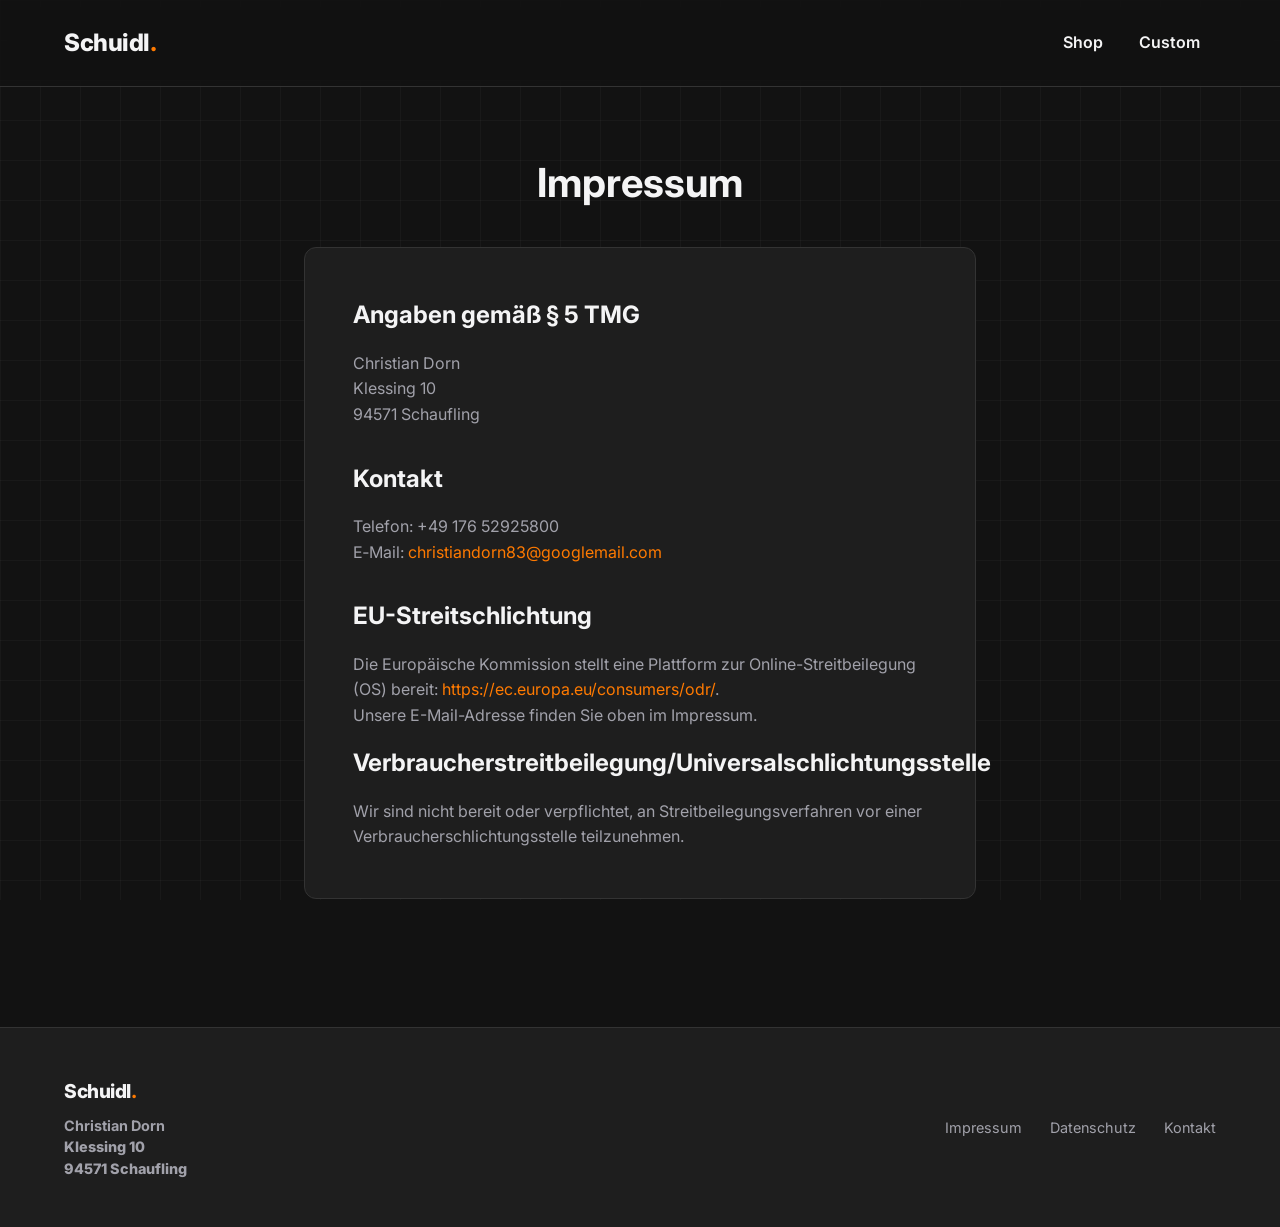
<file: Gartenshop/impressum.html>
<!DOCTYPE html>
<html lang="de">
<head>
    <meta charset="UTF-8">
    <meta name="viewport" content="width=device-width, initial-scale=1.0">
    <title>Impressum &amp; Rechtliches | Schuidl 3D-Druck Shop</title>
    <meta name="description" content="Impressum des Schuidl 3D-Druck Shops – Gesetzliche Anbieterkennzeichnung &amp; Kontaktinformationen von Christian Dorn aus Schaufling. Hier informieren. ✓">
    <link rel="stylesheet" href="style.css">
    <link href="https://fonts.googleapis.com/css2?family=Inter:wght@300;400;600;800&display=swap" rel="stylesheet">
</head>
<body>
    <div class="print-bed-bg"></div>
    <header>
        <div class="logo"><a href="index.html" style="color:inherit; text-decoration:none;">Schuidl<span style="color: var(--accent-orange);">.</span></a></div>
        <nav>
            <a href="index.html#shop">Shop</a>
            <a href="index.html#custom">Custom</a>
        </nav>
    </header>

    <main style="padding: 4rem 5%; max-width: 800px; margin: 0 auto; min-height: 60vh;">
        <h1 style="margin-bottom: 2rem; font-size: 2.5rem; text-align: center;">Impressum</h1>
        <div style="background: var(--card-bg); padding: 3rem; border-radius: 12px; border: 1px solid var(--border-color);">
            <h2 style="margin-bottom: 1rem;">Angaben gemäß § 5 TMG</h2>
            <p style="color: var(--text-muted); margin-bottom: 2rem;">
                Christian Dorn<br>
                Klessing 10<br>
                94571 Schaufling
            </p>

            <h2 style="margin-bottom: 1rem;">Kontakt</h2>
            <p style="color: var(--text-muted); margin-bottom: 2rem;">
    Telefon: +49 176 52925800<br>
    E‑Mail: <a href="mailto:christiandorn83@googlemail.com" style="color: var(--accent-orange); text-decoration: none;">christiandorn83@googlemail.com</a>
</p>

            <h2 style="margin-bottom: 1rem;">EU-Streitschlichtung</h2>
            <p style="color: var(--text-muted); margin-bottom: 1rem;">
                Die Europäische Kommission stellt eine Plattform zur Online-Streitbeilegung (OS) bereit: 
                <a href="https://ec.europa.eu/consumers/odr/" target="_blank" style="color: var(--accent-orange); text-decoration: none;">https://ec.europa.eu/consumers/odr/</a>.<br> 
                Unsere E-Mail-Adresse finden Sie oben im Impressum.
            </p>

            <h2 style="margin-bottom: 1rem;">Verbraucherstreitbeilegung/Universalschlichtungsstelle</h2>
            <p style="color: var(--text-muted);">
                Wir sind nicht bereit oder verpflichtet, an Streitbeilegungsverfahren vor einer Verbraucherschlichtungsstelle teilzunehmen.
            </p>
        </div>
    </main>

    <footer>
        <div class="footer-content">
            <div class="footer-brand">
                <p style="font-size: 1.2rem; font-weight: 800; margin-bottom: 0.5rem; letter-spacing: -0.5px;">Schuidl<span style="color: var(--accent-orange);">.</span></p>
                <div style="color: var(--text-muted); font-size: 0.9rem; line-height: 1.5;">
                    <p><strong>Christian Dorn</strong></p>
                    <p>Klessing 10</p>
                    <p>94571 Schaufling</p>
                </div>
            </div>
            <div class="footer-links">
                <a href="impressum.html">Impressum</a>
                <a href="datenschutz.html">Datenschutz</a>
                <a href="kontakt.html">Kontakt</a>
            </div>
        </div>
    </footer>
</body>
</html>
</file>
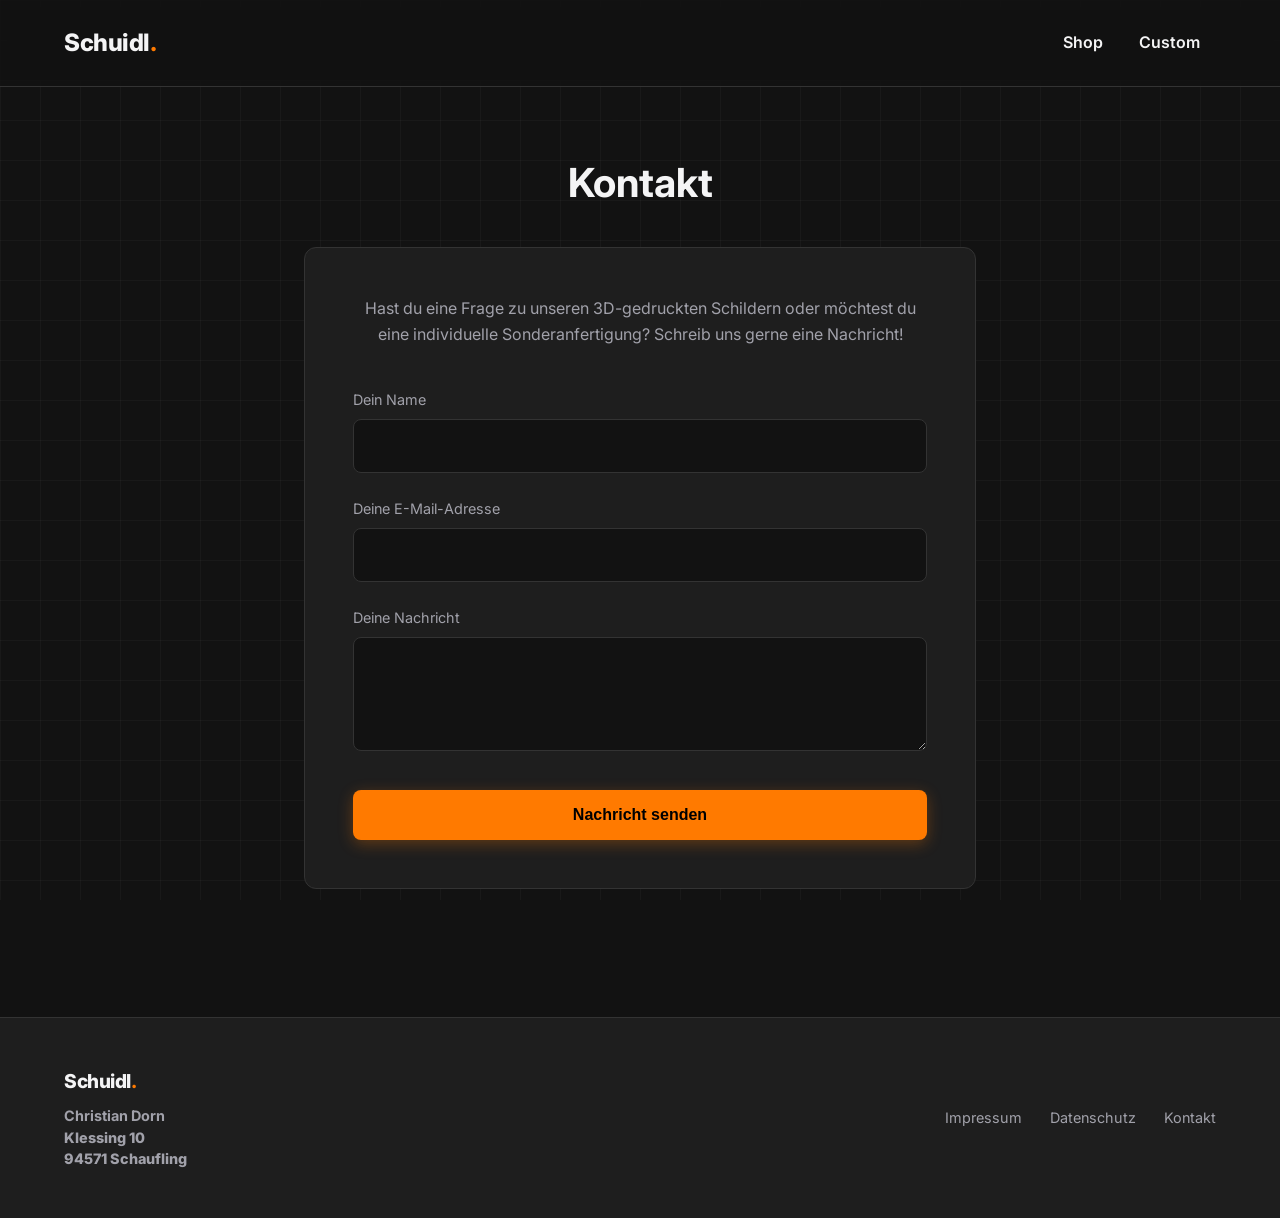
<file: Gartenshop/kontakt.html>
<!DOCTYPE html>
<html lang="de">
<head>
    <meta charset="UTF-8">
    <meta name="viewport" content="width=device-width, initial-scale=1.0">
    <title>Kontakt &amp; Sonderanfertigungen | Schuidl 3D-Druck</title>
    <meta name="description" content="Hast du Fragen zu unseren 3D-Druck Schildern oder planst eine individuelle Sonderanfertigung? Kontaktiere uns einfach – wir beraten dich gerne! ✓">
    <link rel="stylesheet" href="style.css">
    <link href="https://fonts.googleapis.com/css2?family=Inter:wght@300;400;600;800&display=swap" rel="stylesheet">
</head>
<body>
    <div class="print-bed-bg"></div>
    <header>
        <div class="logo"><a href="index.html" style="color:inherit; text-decoration:none;">Schuidl<span style="color: var(--accent-orange);">.</span></a></div>
        <nav>
            <a href="index.html#shop">Shop</a>
            <a href="index.html#custom">Custom</a>
        </nav>
    </header>

    <main style="padding: 4rem 5%; max-width: 800px; margin: 0 auto; min-height: 60vh;">
        <h1 style="margin-bottom: 2rem; font-size: 2.5rem; text-align: center;">Kontakt</h1>
        <div style="background: var(--card-bg); padding: 3rem; border-radius: 12px; border: 1px solid var(--border-color);">
            <p style="color: var(--text-muted); margin-bottom: 2.5rem; text-align: center;">Hast du eine Frage zu unseren 3D-gedruckten Schildern oder möchtest du eine individuelle Sonderanfertigung? Schreib uns gerne eine Nachricht!</p>
            
            <form id="contact-form">
                <div class="form-group" style="margin-bottom: 1.5rem;">
                    <label for="name" style="display: block; margin-bottom: 0.5rem; font-size: 0.9rem; color: var(--text-muted);">Dein Name</label>
                    <input type="text" id="name" style="width: 100%; padding: 1rem; background: var(--bg-color); border: 1px solid var(--border-color); color: var(--text-main); border-radius: 8px; transition: border-color 0.3s;" required>
                </div>
                <div class="form-group" style="margin-bottom: 1.5rem;">
                    <label for="email" style="display: block; margin-bottom: 0.5rem; font-size: 0.9rem; color: var(--text-muted);">Deine E-Mail-Adresse</label>
                    <input type="email" id="email" style="width: 100%; padding: 1rem; background: var(--bg-color); border: 1px solid var(--border-color); color: var(--text-main); border-radius: 8px; transition: border-color 0.3s;" required>
                </div>
                <div class="form-group" style="margin-bottom: 2rem;">
                    <label for="message" style="display: block; margin-bottom: 0.5rem; font-size: 0.9rem; color: var(--text-muted);">Deine Nachricht</label>
                    <textarea id="message" rows="5" style="width: 100%; padding: 1rem; background: var(--bg-color); border: 1px solid var(--border-color); color: var(--text-main); border-radius: 8px; font-family: inherit; resize: vertical; transition: border-color 0.3s;" required></textarea>
                </div>
                <button type="button" class="btn btn-primary" style="width: 100%;" onclick="alert('Das Formular ist derzeit im Demo-Modus. Bitte sende uns eine E-Mail direkt an die im Impressum hinterlegte Adresse.')">Nachricht senden</button>
            </form>
        </div>
    </main>

    <footer>
        <div class="footer-content">
            <div class="footer-brand">
                <p style="font-size: 1.2rem; font-weight: 800; margin-bottom: 0.5rem; letter-spacing: -0.5px;">Schuidl<span style="color: var(--accent-orange);">.</span></p>
                <div style="color: var(--text-muted); font-size: 0.9rem; line-height: 1.5;">
                    <p><strong>Christian Dorn</strong></p>
                    <p>Klessing 10</p>
                    <p>94571 Schaufling</p>
                </div>
            </div>
            <div class="footer-links">
                <a href="impressum.html">Impressum</a>
                <a href="datenschutz.html">Datenschutz</a>
                <a href="kontakt.html">Kontakt</a>
            </div>
        </div>
    </footer>
</body>
</html>
</file>
<file: Gartenshop/style.css>
:root {
    --bg-color: #121212;
    --card-bg: #1e1e1e;
    --text-main: #f4f4f5;
    --text-muted: #a1a1aa;
    --accent-orange: #ff7a00;
    --accent-green: #39ff14;
    --border-color: #333;
    --transition: all 0.3s ease;
}

* {
    margin: 0;
    padding: 0;
    box-sizing: border-box;
}

body {
    font-family: 'Inter', sans-serif;
    background-color: var(--bg-color);
    color: var(--text-main);
    line-height: 1.6;
    overflow-x: hidden;
}

/* 3D Print Bed Background */
.print-bed-bg {
    position: fixed;
    top: 0; left: 0; width: 100%; height: 100%;
    background-image: 
        linear-gradient(rgba(255, 255, 255, 0.03) 1px, transparent 1px),
        linear-gradient(90deg, rgba(255, 255, 255, 0.03) 1px, transparent 1px);
    background-size: 40px 40px;
    z-index: -1;
    pointer-events: none;
}

/* Header */
header {
    display: flex;
    justify-content: space-between;
    align-items: center;
    padding: 1.5rem 5%;
    background: rgba(18, 18, 18, 0.85);
    backdrop-filter: blur(10px);
    position: sticky;
    top: 0;
    z-index: 100;
    border-bottom: 1px solid var(--border-color);
}

.logo {
    font-size: 1.5rem;
    font-weight: 800;
    letter-spacing: -0.5px;
}

.logo span {
    color: var(--accent-orange);
}

nav a {
    color: var(--text-main);
    text-decoration: none;
    margin: 0 1rem;
    font-weight: 600;
    transition: var(--transition);
}

nav a:hover {
    color: var(--accent-orange);
}

.cart-btn {
    background: transparent;
    color: var(--text-main);
    border: 1px solid var(--border-color);
    padding: 0.5rem 1rem;
    border-radius: 8px;
    cursor: pointer;
    font-weight: 600;
    transition: var(--transition);
    display: flex;
    align-items: center;
    gap: 0.5rem;
}

.cart-btn:hover {
    border-color: var(--accent-orange);
    color: var(--accent-orange);
}

#cart-count {
    background: var(--accent-orange);
    color: #000;
    padding: 0.1rem 0.4rem;
    border-radius: 12px;
    font-size: 0.8rem;
    font-weight: 800;
}

/* Hero Section */
.hero {
    padding: 8rem 5%;
    text-align: center;
    max-width: 800px;
    margin: 0 auto;
}

.hero h1 {
    font-size: 3.5rem;
    line-height: 1.2;
    margin-bottom: 1.5rem;
    font-weight: 800;
    letter-spacing: -1px;
}

.hero p {
    font-size: 1.2rem;
    color: var(--text-muted);
    margin-bottom: 2.5rem;
}

.btn {
    display: inline-block;
    padding: 1rem 2rem;
    border-radius: 8px;
    text-decoration: none;
    font-weight: 600;
    cursor: pointer;
    transition: var(--transition);
    border: none;
    font-size: 1rem;
}

.btn-primary {
    background: var(--accent-orange);
    color: #000;
    box-shadow: 0 4px 15px rgba(255, 122, 0, 0.3);
}

.btn-primary:hover {
    background: #e66e00;
    transform: translateY(-2px);
    box-shadow: 0 6px 20px rgba(255, 122, 0, 0.4);
}

.btn-secondary {
    background: var(--text-main);
    color: var(--bg-color);
}

.btn-secondary:hover {
    background: #d4d4d8;
}

/* Shop Section */
.shop-section {
    padding: 4rem 5%;
}

.shop-section h2, .custom-section h2 {
    font-size: 2.2rem;
    margin-bottom: 2rem;
    text-align: center;
    font-weight: 800;
}

.filters {
    display: flex;
    justify-content: center;
    gap: 1rem;
    margin-bottom: 3rem;
    flex-wrap: wrap;
}

.filter-btn {
    background: transparent;
    border: 1px solid var(--border-color);
    color: var(--text-main);
    padding: 0.5rem 1.5rem;
    border-radius: 20px;
    cursor: pointer;
    transition: var(--transition);
    font-weight: 600;
}

.filter-btn.active, .filter-btn:hover {
    background: var(--card-bg);
    border-color: var(--accent-orange);
    color: var(--accent-orange);
}

.product-grid {
    display: grid;
    grid-template-columns: repeat(auto-fill, minmax(280px, 1fr));
    gap: 2rem;
}

.product-card {
    background: var(--card-bg);
    border: 1px solid var(--border-color);
    border-radius: 12px;
    overflow: hidden;
    transition: var(--transition);
    display: flex;
    flex-direction: column;
}

.product-card:hover {
    transform: translateY(-5px);
    border-color: var(--accent-orange);
    box-shadow: 0 10px 30px rgba(0,0,0,0.4);
}

.product-img {
    height: 250px;
    background: radial-gradient(circle at center, #2e2e2e 0%, #1a1a1a 100%);
    display: flex;
    align-items: center;
    justify-content: center;
    position: relative;
    overflow: hidden;
}

.product-img img {
    width: calc(100% - 3rem);
    height: calc(100% - 3rem);
    object-fit: contain;
    transition: all 0.4s ease;
    filter: drop-shadow(0 15px 25px rgba(0,0,0,0.5));
    position: absolute;
    top: 1.5rem;
    left: 1.5rem;
}

.product-img .img-hover {
    opacity: 0;
}

.product-card:hover .product-img .img-main {
    opacity: 0;
}

.product-card:hover .product-img .img-main:only-of-type {
    opacity: 1;
}

.product-card:hover .product-img .img-hover {
    opacity: 1;
}

.product-card:hover .product-img img {
    transform: scale(1.05);
}

.badge {
    position: absolute;
    top: 12px;
    right: 12px;
    background: rgba(0,0,0,0.8);
    border: 1px solid var(--accent-orange);
    color: var(--accent-orange);
    padding: 0.3rem 0.6rem;
    border-radius: 6px;
    font-size: 0.75rem;
    font-weight: 600;
    text-transform: uppercase;
    z-index: 2;
}

.product-info {
    padding: 1.5rem;
    display: flex;
    flex-direction: column;
    flex-grow: 1;
}

.product-title {
    font-size: 1.2rem;
    margin-bottom: 0.5rem;
    font-weight: 600;
}

.product-desc {
    color: var(--text-muted);
    font-size: 0.9rem;
    margin-bottom: 1.5rem;
    flex-grow: 1;
}

.product-footer {
    display: flex;
    justify-content: space-between;
    align-items: center;
}

.product-price {
    font-size: 1.3rem;
    font-weight: 800;
}

.add-to-cart {
    background: transparent;
    border: 1px solid var(--accent-orange);
    color: var(--accent-orange);
    width: 44px;
    height: 44px;
    border-radius: 50%;
    display: flex;
    align-items: center;
    justify-content: center;
    cursor: pointer;
    transition: var(--transition);
    font-size: 1.5rem;
}

.add-to-cart:hover {
    background: var(--accent-orange);
    color: #000;
}

/* Custom Section */
.custom-section {
    padding: 4rem 5%;
    display: flex;
    justify-content: center;
}

.configurator-card {
    background: var(--card-bg);
    border: 1px solid var(--border-color);
    padding: 3rem;
    border-radius: 16px;
    width: 100%;
    max-width: 600px;
}

.configurator-card p {
    color: var(--text-muted);
    margin-bottom: 2rem;
    text-align: center;
}

.form-group {
    margin-bottom: 1.5rem;
}

.form-row {
    display: grid;
    grid-template-columns: 1fr 1fr;
    gap: 1rem;
}

label {
    display: block;
    margin-bottom: 0.5rem;
    font-size: 0.9rem;
    color: var(--text-muted);
}

input, select {
    width: 100%;
    padding: 1rem;
    background: var(--bg-color);
    border: 1px solid var(--border-color);
    color: var(--text-main);
    border-radius: 8px;
    font-family: inherit;
    font-size: 1rem;
    transition: var(--transition);
}

input:focus, select:focus {
    outline: none;
    border-color: var(--accent-orange);
    box-shadow: 0 0 0 2px rgba(255, 122, 0, 0.2);
}

.price-preview {
    font-size: 1.5rem;
    font-weight: 800;
    text-align: center;
    margin: 2rem 0;
    color: var(--accent-orange);
}

#custom-form .btn {
    width: 100%;
}

/* Cart Sidebar */
.cart-sidebar {
    position: fixed;
    top: 0;
    right: -400px;
    width: 100%;
    max-width: 400px;
    height: 100vh;
    background: var(--card-bg);
    border-left: 1px solid var(--border-color);
    z-index: 1000;
    transition: right 0.4s cubic-bezier(0.4, 0, 0.2, 1);
    display: flex;
    flex-direction: column;
}

.cart-sidebar.open {
    right: 0;
}

.cart-header {
    padding: 1.5rem;
    border-bottom: 1px solid var(--border-color);
    display: flex;
    justify-content: space-between;
    align-items: center;
}

.close-btn {
    background: none;
    border: none;
    color: var(--text-main);
    font-size: 2rem;
    cursor: pointer;
    line-height: 1;
}

.cart-items {
    flex-grow: 1;
    overflow-y: auto;
    padding: 1.5rem;
}

.cart-item {
    display: flex;
    gap: 1rem;
    margin-bottom: 1.5rem;
    border-bottom: 1px solid var(--border-color);
    padding-bottom: 1.5rem;
}

.cart-item-img {
    width: 70px;
    height: 70px;
    background: var(--bg-color);
    border-radius: 8px;
    overflow: hidden;
    flex-shrink: 0;
}

.cart-item-img img {
    width: 100%;
    height: 100%;
    object-fit: cover;
}

.cart-item-info {
    flex-grow: 1;
}

.cart-item-title {
    font-weight: 600;
    margin-bottom: 0.2rem;
}

.cart-item-price {
    color: var(--accent-orange);
    font-weight: 800;
    margin-bottom: 0.5rem;
}

.quantity-controls {
    display: flex;
    align-items: center;
    gap: 0.8rem;
}

.qty-btn {
    background: var(--bg-color);
    border: 1px solid var(--border-color);
    color: var(--text-main);
    width: 28px;
    height: 28px;
    border-radius: 4px;
    cursor: pointer;
    display: flex;
    align-items: center;
    justify-content: center;
    transition: var(--transition);
}

.qty-btn:hover {
    border-color: var(--accent-orange);
    color: var(--accent-orange);
}

.cart-footer {
    padding: 1.5rem;
    border-top: 1px solid var(--border-color);
    background: var(--bg-color);
}

.cart-total {
    display: flex;
    justify-content: space-between;
    font-size: 1.2rem;
    font-weight: 800;
    margin-bottom: 1rem;
}

.checkout-btn {
    width: 100%;
}

.cart-overlay {
    position: fixed;
    top: 0; left: 0; width: 100%; height: 100%;
    background: rgba(0,0,0,0.6);
    backdrop-filter: blur(3px);
    z-index: 999;
    display: none;
    opacity: 0;
    transition: opacity 0.3s ease;
}

.cart-overlay.show {
    display: block;
    opacity: 1;
}

/* Footer */
footer {
    background: var(--card-bg);
    padding: 3rem 5%;
    border-top: 1px solid var(--border-color);
    margin-top: 4rem;
}

.footer-content {
    display: flex;
    justify-content: space-between;
    align-items: center;
    flex-wrap: wrap;
    gap: 1.5rem;
}

.footer-brand {
    font-weight: 800;
    font-size: 1.2rem;
}

.footer-links a {
    color: var(--text-muted);
    text-decoration: none;
    margin-left: 1.5rem;
    font-size: 0.9rem;
    transition: var(--transition);
}

.footer-links a:hover {
    color: var(--text-main);
}

/* Mobile Responsive */
@media (max-width: 768px) {
    .hero { padding: 4rem 5%; }
    .hero h1 { font-size: 2.2rem; }
    .form-row { grid-template-columns: 1fr; }
    header { flex-wrap: wrap; gap: 1rem; justify-content: center; }
    .logo { width: 100%; text-align: center; }
    nav { order: 3; width: 100%; display: flex; justify-content: center; margin-top: 0.5rem; }
    .cart-btn { position: absolute; right: 5%; top: 1.5rem; }
    .footer-content { flex-direction: column; text-align: center; }
    .footer-links a { margin: 0 0.5rem; }
    .configurator-card { padding: 1.5rem; }
}
</file>
<file: Low Carb Bier/styles.css>
/* CSS Variables */
:root {
    /* Colors */
    --color-bg: #050505;
    --color-surface: #121212;
    --color-surface-light: #1e1e1e;
    --color-text: #ffffff;
    --color-text-muted: #a0a0a0;
    --color-border: #333333;
    
    /* Brand Accents */
    --color-lean: #E6C27A; /* Gold / Hellgelb */
    --color-wave: #4A90E2; /* Blau */
    --color-free: #50E3C2; /* Grün / Silber */

    /* Typography */
    --font-primary: 'Outfit', sans-serif;
}

/* Reset & Basics */
* {
    margin: 0;
    padding: 0;
    box-sizing: border-box;
}

html {
    scroll-behavior: smooth;
    font-size: 16px;
}

body {
    font-family: var(--font-primary);
    background-color: var(--color-bg);
    color: var(--color-text);
    line-height: 1.6;
    overflow-x: hidden;
}

a {
    color: inherit;
    text-decoration: none;
}

.container {
    max-width: 1200px;
    margin: 0 auto;
    padding: 0 2rem;
}

/* Typography Classes */
h1, h2, h3 {
    font-weight: 700;
    line-height: 1.2;
}

.section-title {
    font-size: 2.5rem;
    margin-bottom: 3rem;
    text-align: center;
    letter-spacing: -0.02em;
}

/* Buttons */
.btn {
    display: inline-block;
    padding: 0.8rem 1.8rem;
    border-radius: 4px;
    font-weight: 600;
    transition: all 0.3s ease;
    cursor: pointer;
    text-align: center;
}

.btn-primary {
    background-color: var(--color-text);
    color: var(--color-bg);
    border: 2px solid var(--color-text);
}

.btn-primary:hover {
    background-color: transparent;
    color: var(--color-text);
}

.btn-secondary {
    background-color: transparent;
    color: var(--color-text);
    border: 2px solid var(--color-border);
}

.btn-secondary:hover {
    border-color: var(--color-text);
    background-color: rgba(255, 255, 255, 0.05);
}

.btn-lg {
    padding: 1rem 2.5rem;
    font-size: 1.1rem;
}

/* Header */
.site-header {
    position: fixed;
    top: 0;
    left: 0;
    width: 100%;
    z-index: 1000;
    background: rgba(5, 5, 5, 0.8);
    backdrop-filter: blur(10px);
    border-bottom: 1px solid rgba(255, 255, 255, 0.05);
    transition: padding 0.3s ease;
}

.header-container {
    display: flex;
    justify-content: space-between;
    align-items: center;
    height: 80px;
}

.logo {
    font-size: 1.5rem;
    font-weight: 700;
    letter-spacing: 0.05em;
}

.main-nav {
    display: flex;
    gap: 2rem;
}

.nav-link {
    font-size: 0.95rem;
    color: var(--color-text-muted);
    transition: color 0.3s;
}

.nav-link:hover {
    color: var(--color-text);
}

/* Hero Section */
.hero {
    position: relative;
    min-height: 100vh;
    display: flex;
    align-items: center;
    padding-top: 80px;
}

.hero-bg {
    position: absolute;
    top: 0;
    left: 0;
    width: 100%;
    height: 100%;
    z-index: -1;
    overflow: hidden;
}

.hero-image {
    width: 100%;
    height: 100%;
    object-fit: cover;
    object-position: center;
    transform: scale(1.05);
}

.hero-overlay {
    position: absolute;
    top: 0;
    left: 0;
    width: 100%;
    height: 100%;
    background: linear-gradient(to right, rgba(5, 5, 5, 0.9) 0%, rgba(5, 5, 5, 0.6) 50%, rgba(5, 5, 5, 0.3) 100%);
}

.hero-content {
    max-width: 800px;
    z-index: 1;
}

.hero-title {
    font-size: clamp(3rem, 5vw, 4.5rem);
    margin-bottom: 1.5rem;
    letter-spacing: -0.03em;
}

.hero-subtitle {
    font-size: 1.25rem;
    color: var(--color-text-muted);
    margin-bottom: 2.5rem;
    max-width: 500px;
}

.hero-actions {
    display: flex;
    gap: 1rem;
}

/* Sections General */
.section {
    padding: 8rem 0;
}

/* Features Grid */
.features-grid {
    display: grid;
    grid-template-columns: repeat(auto-fit, minmax(300px, 1fr));
    gap: 2rem;
}

.feature-card {
    background: var(--color-surface);
    padding: 3rem 2rem;
    border-radius: 8px;
    border: 1px solid var(--color-border);
    transition: transform 0.3s ease, border-color 0.3s ease;
}

.feature-card:hover {
    transform: translateY(-5px);
    border-color: rgba(255, 255, 255, 0.2);
}

.feature-icon {
    font-size: 2.5rem;
    margin-bottom: 1.5rem;
}

.feature-card h3 {
    margin-bottom: 1rem;
    font-size: 1.25rem;
}

.feature-card p {
    color: var(--color-text-muted);
    font-size: 0.95rem;
}

/* Product Showcase */
.product-showcase {
    display: flex;
    align-items: center;
    gap: 4rem;
    margin-bottom: 8rem;
}

.product-showcase.reverse {
    flex-direction: row-reverse;
}

.product-image-container {
    flex: 1;
    position: relative;
    display: flex;
    justify-content: center;
}

.product-image {
    max-width: 100%;
    height: auto;
    border-radius: 12px;
    z-index: 2;
    position: relative;
    box-shadow: 0 20px 50px rgba(0,0,0,0.5);
}

.glow-effect {
    position: absolute;
    width: 60%;
    height: 60%;
    top: 50%;
    left: 50%;
    transform: translate(-50%, -50%);
    border-radius: 50%;
    filter: blur(80px);
    z-index: 1;
    opacity: 0.15;
}

.glow-lean { background-color: var(--color-lean); }
.glow-wave { background-color: var(--color-wave); }
.glow-free { background-color: var(--color-free); }

.product-info {
    flex: 1;
}

.product-badge {
    display: inline-block;
    padding: 0.3rem 0.8rem;
    border-radius: 20px;
    font-size: 0.8rem;
    font-weight: 600;
    text-transform: uppercase;
    letter-spacing: 0.05em;
    margin-bottom: 1rem;
}

.badge-lean { background: rgba(230, 194, 122, 0.1); color: var(--color-lean); border: 1px solid var(--color-lean); }
.badge-wave { background: rgba(74, 144, 226, 0.1); color: var(--color-wave); border: 1px solid var(--color-wave); }
.badge-free { background: rgba(80, 227, 194, 0.1); color: var(--color-free); border: 1px solid var(--color-free); }

.product-name {
    font-size: 3rem;
    margin-bottom: 1rem;
}

.product-description {
    color: var(--color-text-muted);
    margin-bottom: 2rem;
    font-size: 1.1rem;
}

.product-specs {
    list-style: none;
}

.product-specs li {
    padding: 0.8rem 0;
    border-bottom: 1px solid var(--color-border);
    display: flex;
    justify-content: space-between;
}

.product-specs li span {
    color: var(--color-text-muted);
}

/* Philosophy */
.philosophy {
    background: var(--color-surface);
    text-align: center;
}

.philosophy-content {
    max-width: 800px;
    margin: 0 auto;
}

.philosophy h2 {
    margin-bottom: 2rem;
}

.philosophy .large-text {
    font-size: 1.5rem;
    font-weight: 300;
    margin-bottom: 2rem;
}

.philosophy p {
    color: var(--color-text-muted);
    margin-bottom: 1.5rem;
    font-size: 1.1rem;
}

.philosophy p strong {
    color: var(--color-text);
}

/* FAQ */
.faq-accordion {
    max-width: 800px;
    margin: 0 auto;
}

.faq-item {
    border-bottom: 1px solid var(--color-border);
}

.faq-question {
    width: 100%;
    background: none;
    border: none;
    color: var(--color-text);
    font-size: 1.2rem;
    font-weight: 600;
    text-align: left;
    padding: 1.5rem 0;
    cursor: pointer;
    display: flex;
    justify-content: space-between;
    align-items: center;
    font-family: inherit;
}

.faq-question::after {
    content: '+';
    font-size: 1.5rem;
    transition: transform 0.3s ease;
}

.faq-item.active .faq-question::after {
    transform: rotate(45deg);
}

.faq-answer {
    max-height: 0;
    overflow: hidden;
    transition: max-height 0.3s ease;
}

.faq-answer p {
    padding-bottom: 1.5rem;
    color: var(--color-text-muted);
}

/* Footer */
.site-footer {
    background: #000;
    padding: 4rem 0 2rem;
    border-top: 1px solid var(--color-border);
}

.footer-grid {
    display: grid;
    grid-template-columns: 2fr 1fr 1fr;
    gap: 3rem;
    margin-bottom: 3rem;
}

.footer-brand h2 {
    font-size: 1.25rem;
    margin-bottom: 0.5rem;
}

.footer-brand p {
    color: var(--color-text-muted);
}

.footer-links h3, .footer-contact h3 {
    font-size: 1.1rem;
    margin-bottom: 1rem;
}

.footer-links a {
    display: block;
    color: var(--color-text-muted);
    margin-bottom: 0.5rem;
    transition: color 0.3s;
}

.footer-links a:hover {
    color: var(--color-text);
}

.footer-contact p {
    color: var(--color-text-muted);
    margin-bottom: 1rem;
}

.footer-bottom {
    text-align: center;
    padding-top: 2rem;
    border-top: 1px solid var(--color-border);
    color: var(--color-text-muted);
    font-size: 0.9rem;
}

/* Animations */
.animate-on-scroll {
    opacity: 0;
    transform: translateY(30px);
    transition: opacity 0.8s ease, transform 0.8s ease;
}

.animate-on-scroll.is-visible {
    opacity: 1;
    transform: translateY(0);
}

/* Responsive */
@media (max-width: 900px) {
    .product-showcase, .product-showcase.reverse {
        flex-direction: column;
        gap: 2rem;
        text-align: center;
    }
    
    .product-specs li {
        flex-direction: column;
        align-items: center;
        gap: 0.5rem;
    }
    
    .footer-grid {
        grid-template-columns: 1fr;
        gap: 2rem;
        text-align: center;
    }
}

@media (max-width: 768px) {
    .main-nav {
        display: none; /* In a full project, this would be a hamburger menu */
    }
    
    .hero-actions {
        flex-direction: column;
    }
    
    .hero-title {
        font-size: 2.5rem;
    }
}
</file>
